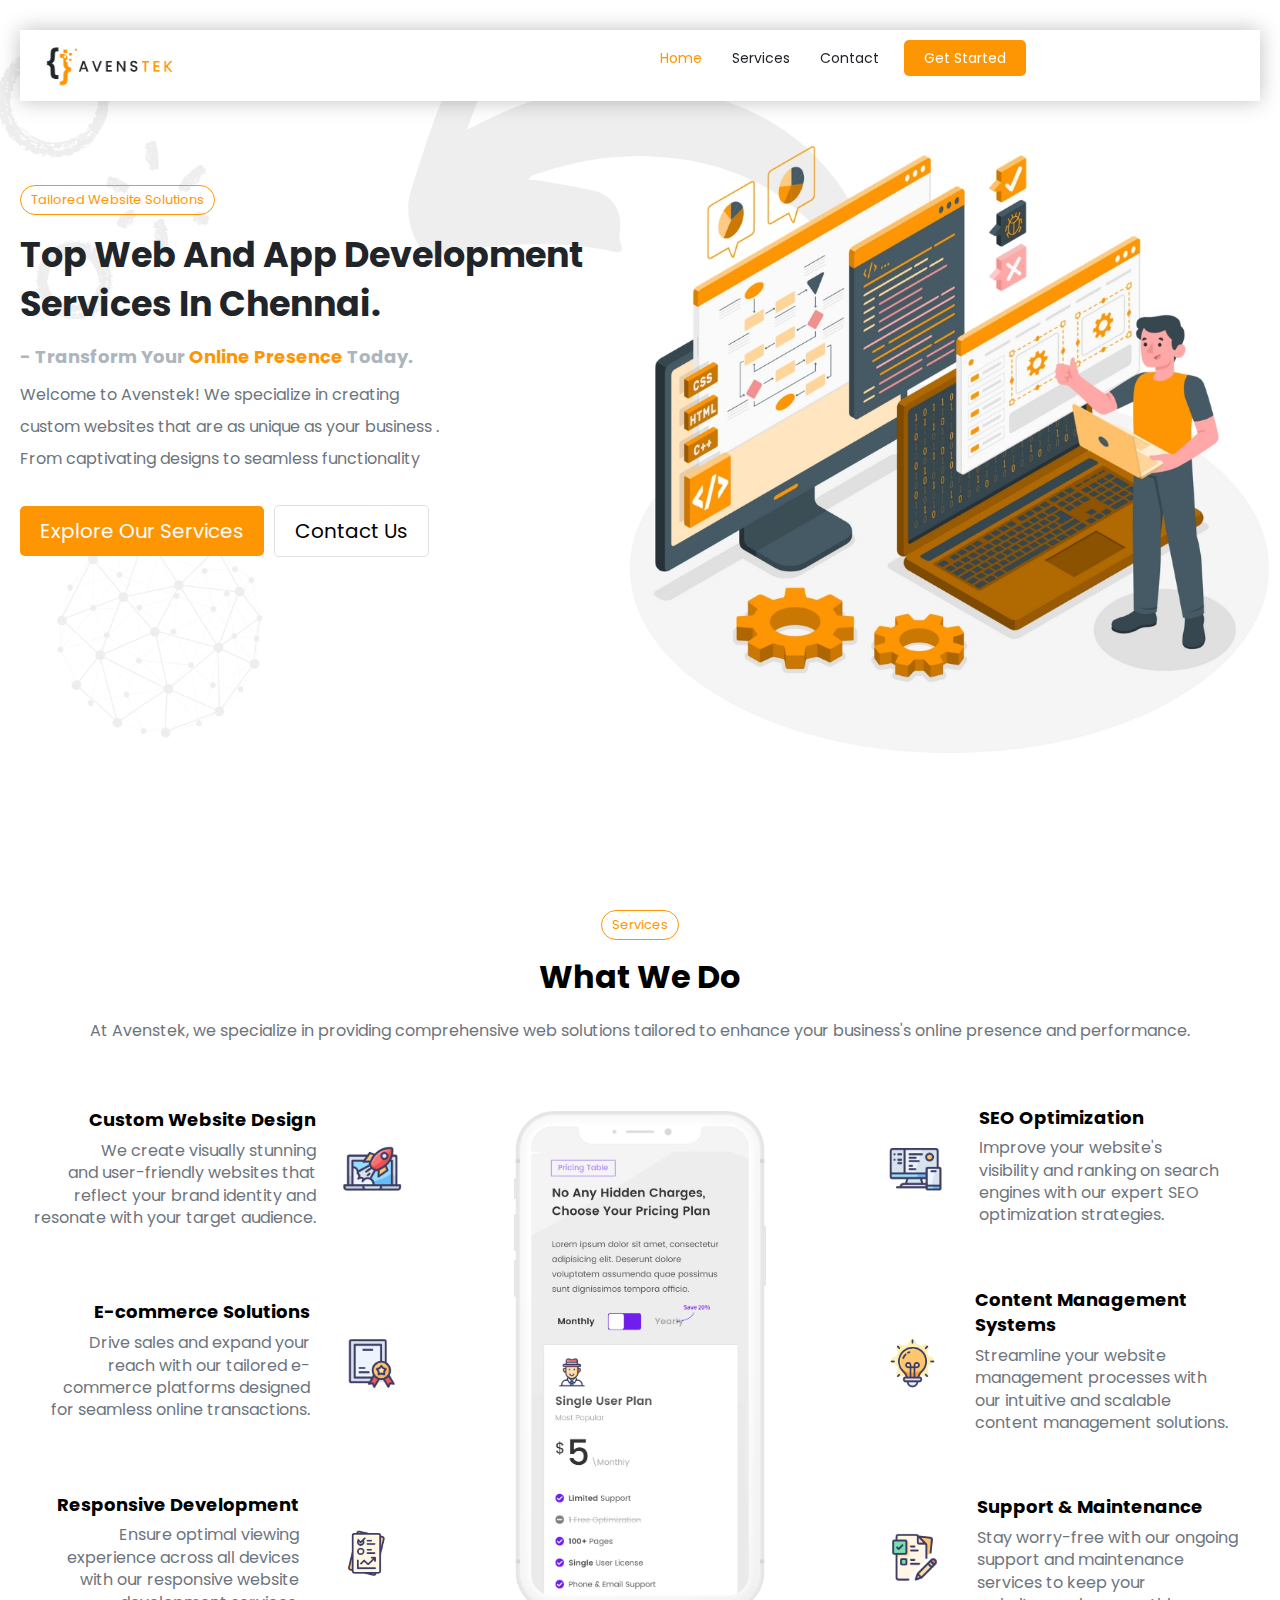
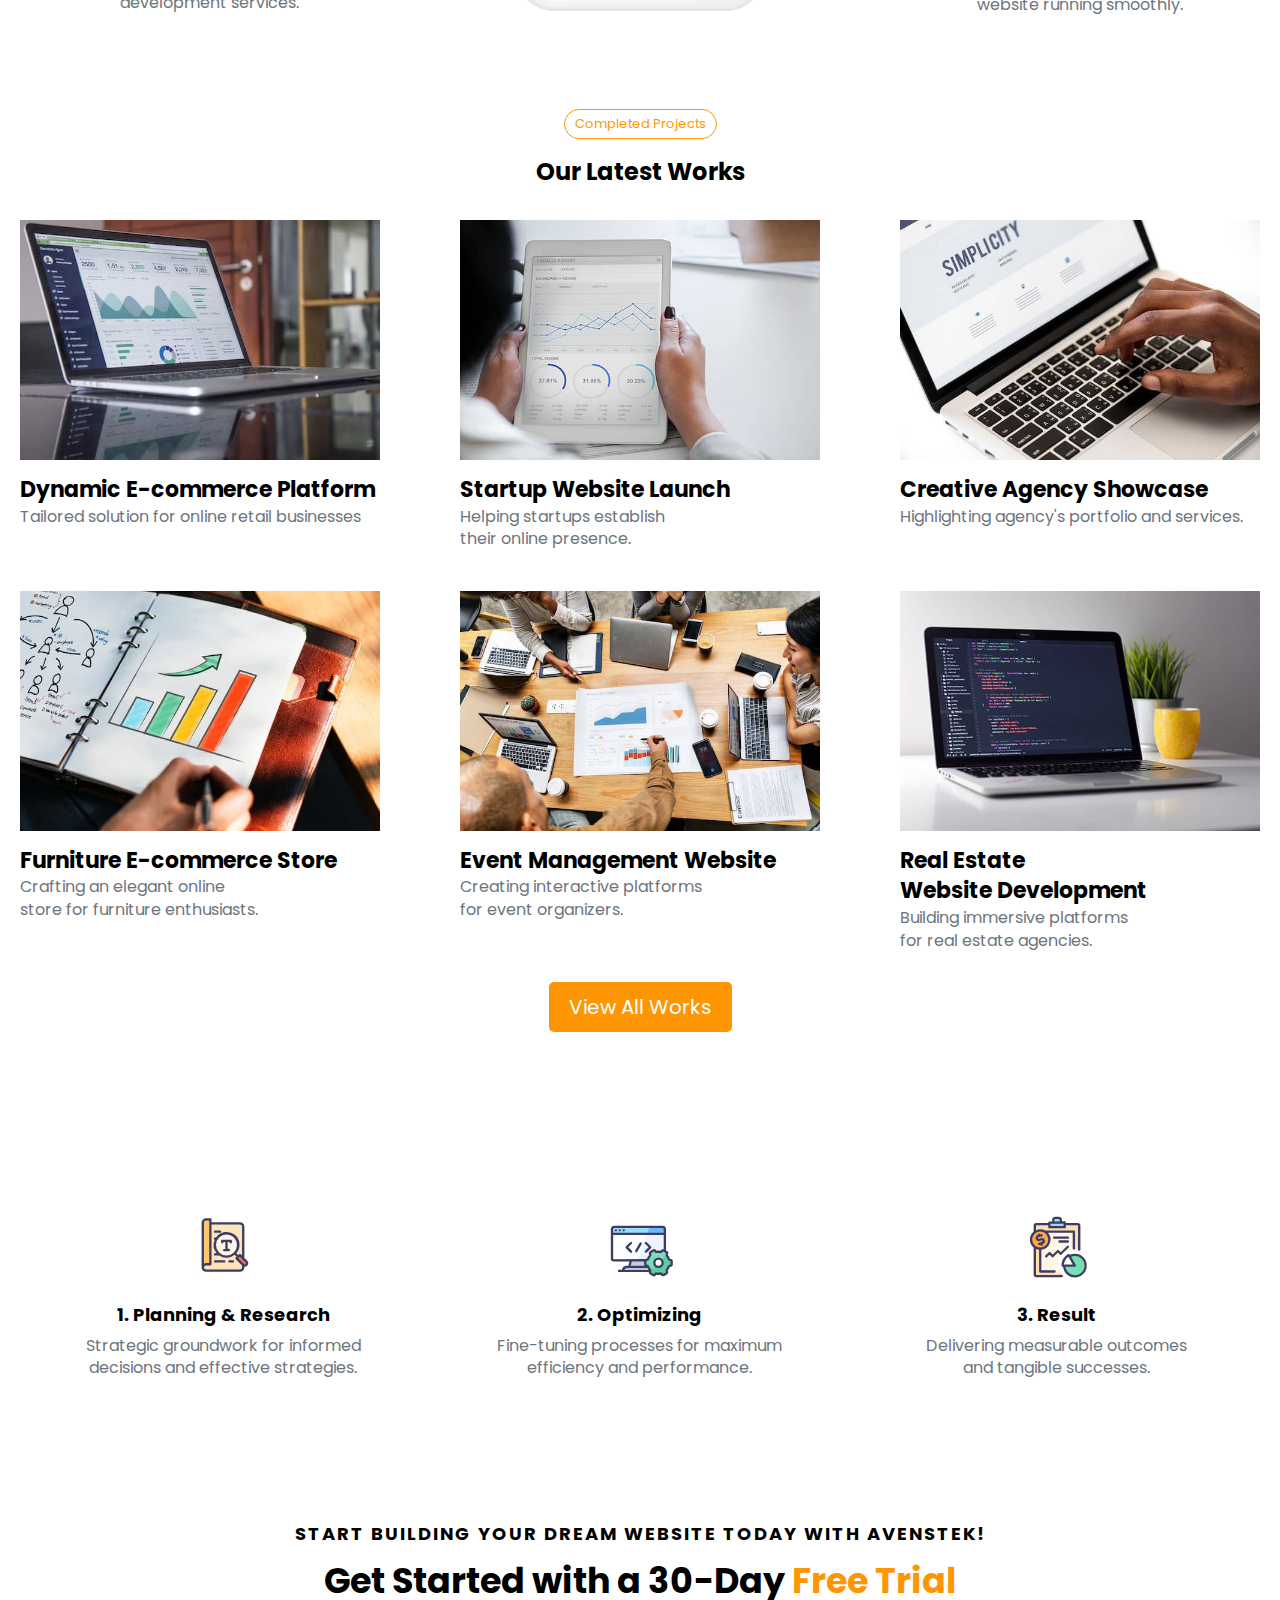
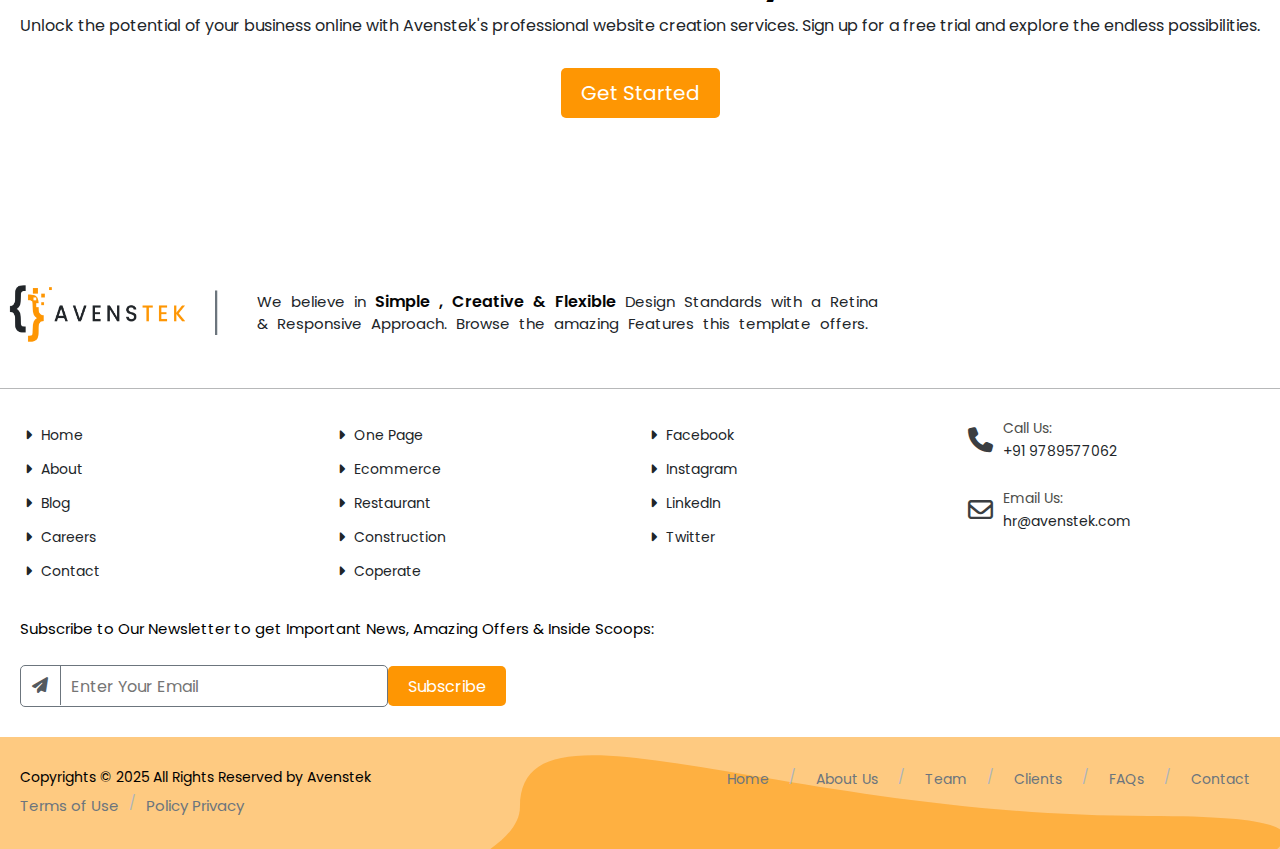
<file: index.html>
<!DOCTYPE html>
<html lang="en">

<head>
    <meta charset="UTF-8">
    <meta name="viewport" content="width=device-width, initial-scale=1.0">
    <!-- PROJECT TITLE -->
    <title>Top Web Development, App Development, and UI/UX Design in Chennai | Avenstek</title>
    <!-- FAVORITE ICON -->
    <link rel="shortcut icon" href="./assets/images/avenstek-favicon.png" type="image/x-icon">
    <!-- LINK CSS STYLE SHEET -->
    <link rel="stylesheet" href="./style.css">
    <!-- LINKING FONTAWESOME CDN -->
    <link rel="stylesheet" href="https://cdnjs.cloudflare.com/ajax/libs/font-awesome/6.7.2/css/all.min.css"
        integrity="sha512-Evv84Mr4kqVGRNSgIGL/F/aIDqQb7xQ2vcrdIwxfjThSH8CSR7PBEakCr51Ck+w+/U6swU2Im1vVX0SVk9ABhg=="
        crossorigin="anonymous" referrerpolicy="no-referrer" />
    <link rel="stylesheet" href="./nav.css">
    <link rel="stylesheet" href="./hero.css">
    <link rel="stylesheet" href="./service.css">
    <link rel="stylesheet" href="./latestwork.css">
    <link rel="stylesheet" href="./getstarted.css">
    <link rel="stylesheet" href="./contact.css">
    <link rel="stylesheet" href="./copyrights.css">
    <link rel="stylesheet" href="./responsive.css">

</head>

<body>
    <header> <!-- 1.parentContainer -->
        <nav class="navBar componentSpacing" id="home"><!--  2.component -->
            <div class="navContainer screenSize"><!-- 3.componentContainer -->
                <div class="navBody grid-2"><!-- 4.row -->
                    <div class="navLogoBlock"> <!-- 5. column 1 -->
                        <div class="navLogoBox dflex"><!-- 6.subColumn -->
                            <a href="#home">
                                <figure>
                                    <img src="./assets/images/avensteklogo.png" alt="logo-image">
                                    <!-- 7.contentContainer-->
                                </figure>
                            </a>
                        </div>
                    </div>
                    <div class="navBlock"> <!-- 5. column 2 -->
                        <div class="navBox"><!-- 6.subColumn -->
                            <input type="checkbox" id="menu-toggle" class="menu-toggle">
                            <label for="menu-toggle" class="hamburger">
                                <i class="fa-solid fa-bars"></i>
                            </label>
                            <ul class="nav-links dflex">
                                <li><a href="#home" id="color">Home</a></li> <!-- 7.contentContainer-->
                                <li><a href="#service">Services</a></li> <!-- 7.contentContainer-->
                                <li><a href="#contacts">Contact</a></li> <!-- 7.contentContainer-->
                                <li><button type="button" class="active"
                                        onclick="window.open('./contact.html','_blank');">Get
                                        Started</button></li> <!-- 7.contentContainer-->
                            </ul>
                        </div>
                    </div>
                </div>
            </div>
        </nav>

        <div class="herosection componentSpacing"><!--  2.component -->
            <div class="heroContainer screenSize"><!-- 3.componentContainer -->
                <div class="heroBody grid-1"><!-- 4.row -->
                    <div class="heroBlock"> <!-- 5. column 1 -->
                        <div class="heroBox"><!-- 6.subColumn -->
                            <div class="heroContent dflex-col">
                                <button type="button" class="primarybutton"
                                    onclick="window.open('./contact.html','_blank');">Tailored Website
                                    Solutions</button></li> <!-- 7.contentContainer-->
                                <!-- <a href="./index.html">Tailored Website Solutions</a> --><!-- 7.contentContainer-->
                                <h1>Top Web And App Development
                                    Services In Chennai.</h1> <!-- 7.contentContainer-->
                                <h3>- Transform Your <span> Online Presence </span> Today.</h3>
                                <!-- 7.contentContainer-->
                                <p>Welcome to Avenstek! We specialize in creating custom websites that are as unique as
                                    your business .</p>
                                <p class="heropara"> From captivating designs to seamless functionality</p>
                                <!-- 7.contentContainer-->
                            </div>
                            <div class="heroBtn dflex">
                                <button type="button" class="secondarybutton " onclick="window.open('#service','_self')">Explore
                                    Our Services</button> <!-- 7.contentContainer-->
                                <button type="button" class="contactBtn"
                                    onclick="window.open('#contacts','_self')">Contact Us</button>
                                <!-- 7.contentContainer-->
                            </div>
                        </div>
                    </div>
                </div>
            </div>
        </div>
    </header>

    <main> <!-- 1.parentContainer -->
        <div class="service componentSpacing" id="service"><!--  2.component -->
            <div class="serviceContainer screenSize"><!-- 3.componentContainer -->
                <div class="serviceHeadingBody grid-1"><!-- 4.row 1 -->
                    <div class="serviceHeadingBlock"> <!-- 5. column -->
                        <div class="serivceHeadingBox dflex-col"><!-- 6.subColumn -->
                            <button type="button" class="primarybutton"
                                    onclick="window.open('#contacts','_self')">Services</button>
                            <h2>What We Do</h2> <!-- 7.contentContainer-->
                            <p>At Avenstek, we specialize in providing
                                comprehensive web solutions tailored to enhance
                                your business's online presence and performance.
                            </p> <!-- 7.contentContainer-->
                        </div>
                    </div>
                </div>
                <div class="serviceBody grid-3"><!-- 4.row 2 -->
                    <div class="serviceBlock_1 dflex-col"> <!-- 5. column 1 -->
                        <div class="serviceBox_1 dflex"><!-- 6.subColumn 1 -->
                            <div class="cardMain">
                                <h3>Custom Website Design</h3> <!-- 7.contentContainer-->
                                <p>We create visually stunning and user-friendly websites that reflect your brand
                                    identity and resonate with your target audience.</p> <!-- 7.contentContainer-->
                            </div>
                            <div class="cardHeader dflex">
                                <figure>
                                    <img src="./assets/images/icon-1.png" alt="icon-1"> <!-- 7. contentContainer -->
                                </figure>
                            </div>
                        </div>
                        <div class="serviceBox_1 dflex"><!-- 6.subColumn 2 -->
                            <div class="cardMain">
                                <h3>E-commerce Solutions</h3> <!-- 7.contentContainer-->
                                <p>Drive sales and expand your reach with our tailored e-commerce platforms designed for
                                    seamless online transactions.</p> <!-- 7.contentContainer-->
                            </div>
                            <div class="cardHeader dflex">
                                <figure>
                                    <img src="./assets/images/icon-2.png" alt="icon-2"> <!-- 7.contentContainer-->
                                </figure>
                            </div>
                        </div>
                        <div class="serviceBox_1 dflex"><!-- 6.subColumn 3 -->
                            <div class="cardMain">
                                <h3>Responsive Development</h3> <!-- 7.contentContainer-->
                                <p>Ensure optimal viewing experience across all devices with our responsive website
                                    development services.</p> <!-- 7.contentContainer-->
                            </div>
                            <div class="cardHeader dflex">
                                <figure>
                                    <img src="./assets/images/icon-3.png" alt="icon-3"> <!-- 7.contentContainer-->
                                </figure>
                            </div>
                        </div>
                    </div>
                    <div class="serviceImageBlock dflex"> <!-- 5. column 2 -->
                        <div class="serviceImageBox"><!-- 6.subColumn -->
                            <figure>
                                <img src="./assets/images/seo-mobile.png" alt="seo-mobile"> <!-- 7.contentContainer-->
                            </figure>
                        </div>
                    </div>
                    <div class="serviceBlock_2 dflex-col"> <!-- 5. column 3 -->
                        <div class="serviceBox_2 dflex"><!-- 6.subColumn 1 -->
                            <div class="cardHeader dflex">
                                <figure>
                                    <img src="./assets/images/icon-4.png" alt="icon-4"> <!-- 7.contentContainer-->
                                </figure>
                            </div>
                            <div class="cardMain">
                                <h3>SEO Optimization</h3> <!-- 7.contentContainer-->
                                <p>Improve your website's visibility and ranking on search engines with our expert SEO
                                    optimization strategies.</p> <!-- 7.contentContainer-->
                            </div>
                        </div>
                        <div class="serviceBox_2 dflex"><!-- 6.subColumn 2 -->
                            <div class="cardHeader dflex">
                                <figure>
                                    <img src="./assets/images/icon-5.png" alt="icon-5"> <!-- 7.contentContainer-->
                                </figure>
                            </div>
                            <div class="cardMain">
                                <h3>Content Management Systems</h3> <!-- 7.contentContainer-->
                                <p>Streamline your website management processes with our intuitive and scalable content
                                    management solutions.</p> <!-- 7.contentContainer-->
                            </div>
                        </div>
                        <div class="serviceBox_2 dflex"><!-- 6.subColumn 3 -->
                            <div class="cardHeader dflex">
                                <figure>
                                    <img src="./assets/images/icon-6.png" alt="icon-6"> <!-- 7.contentContainer-->
                                </figure>
                            </div>
                            <div class="cardMain">
                                <h3>Support & Maintenance</h3> <!-- 7.contentContainer-->
                                <p>Stay worry-free with our ongoing support and maintenance services to keep your
                                    website running smoothly.</p> <!-- 7.contentContainer-->
                            </div>
                        </div>
                    </div>
                </div>
            </div>
        </div>
        <div class="latestWork componentSpacing"><!--  2.component -->
            <div class="latestWorkContainer screenSize"><!-- 3.componentContainer -->
                <div class="latestHeadingBody grid-1"><!-- 4.row 1 -->
                    <div class="latestheadingBlock"> <!-- 5. column -->
                        <div class="latestHeadingBox dflex-col"><!-- 6.subColumn -->
                            <button type="button" class="primarybutton"
                                    onclick="window.open('#contacts','_self')">Completed Projects</button>
                                    <h2>Our Latest Works</h2>
                        </div>
                    </div>
                </div>
                <div class="latestWorkBody grid-3"><!-- 4.row 2 -->
                    <div class="latestWorkBlock"> <!-- 5. column 1 -->
                        <div class="latestWorkBox"><!-- 6.subColumn -->
                            <div class="cardHeader dflex">
                                <a href="#home">
                                    <figure>
                                        <img src="./assets/images/work-img-1.jpg.jpeg" alt="work-img-1">
                                        <!-- 7.contentContainer-->
                                    </figure>
                                </a>
                            </div>
                            <div class="cardMain dflex-col">
                                <a href="">
                                    <h3>Dynamic E-commerce Platform</h3> <!-- 7.contentContainer-->
                                </a>
                                <p>Tailored solution for online retail businesses</p> <!-- 7.contentContainer-->
                            </div>
                        </div>
                    </div>
                    <div class="latestWorkBlock"> <!-- 5. column 2 -->
                        <div class="latestWorkBox"><!-- 6.subColumn -->
                            <div class="cardHeader dflex">
                                <a href="#home">
                                    <figure>
                                        <img src="./assets/images/work-img-2.jpg.jpeg" alt="work-img-2">
                                        <!-- 7.contentContainer-->
                                    </figure>
                                </a>
                            </div>
                            <div class="cardMain dflex-col">
                                <a href="">
                                    <h3>Startup Website Launch</h3> <!-- 7.contentContainer-->
                                </a>
                                <p>Helping startups establish their online presence.</p> <!-- 7.contentContainer-->
                            </div>
                        </div>
                    </div>
                    <div class="latestWorkBlock"> <!-- 5. column 3 -->
                        <div class="latestWorkBox"><!-- 6.subColumn -->
                            <div class="cardHeader dflex">
                                <a href="#home">
                                    <figure>
                                        <img src="./assets/images/work-img-3.jpg.jpeg" alt="work-img-3">
                                        <!-- 7.contentContainer-->
                                    </figure>
                                </a>
                            </div>
                            <div class="cardMain dflex-col">
                                <a href="">
                                    <h3>Creative Agency Showcase</h3> <!-- 7.contentContainer-->
                                </a>
                                <p>Highlighting agency's portfolio and services.</p> <!-- 7.contentContainer-->
                            </div>
                        </div>
                    </div>
                    <div class="latestWorkBlock"> <!-- 5. column 4 -->
                        <div class="latestWorkBox"><!-- 6.subColumn -->
                            <div class="cardHeader dflex">
                                <a href="#home">
                                    <figure>
                                        <img src="./assets/images/work-img-4.jpg.jpeg" alt="work-img-4">
                                        <!-- 7.contentContainer-->
                                    </figure>
                                </a>
                            </div>
                            <div class="cardMain dflex-col">
                                <a href="">
                                    <h3>Furniture E-commerce Store</h3> <!-- 7.contentContainer-->
                                </a>
                                <p>Crafting an elegant online store for furniture enthusiasts.</p>
                                <!-- 7.contentContainer-->
                            </div>
                        </div>
                    </div>
                    <div class="latestWorkBlock"> <!-- 5. column 5 -->
                        <div class="latestWorkBox"><!-- 6.subColumn -->
                            <div class="cardHeader dflex">
                                <a href="#home">
                                    <figure>
                                        <img src="./assets/images/work-img-5.jpg.jpeg" alt="work-img-5">
                                        <!-- 7.contentContainer-->
                                    </figure>
                                </a>
                            </div>
                            <div class="cardMain dflex-col">
                                <a href="">
                                    <h3>Event Management Website</h3> <!-- 7.contentContainer-->
                                </a>
                                <p>Creating interactive platforms for event organizers.</p> <!-- 7.contentContainer-->
                            </div>
                        </div>
                    </div>
                    <div class="latestWorkBlock"> <!-- 5. column 6 -->
                        <div class="latestWorkBox"><!-- 6.subColumn -->
                            <div class="cardHeader dflex">
                                <a href="#home">
                                    <figure>
                                        <img src="./assets/images/work-img-6.jpg.jpeg" alt="work-img-6">
                                        <!-- 7.contentContainer-->
                                    </figure>
                                </a>
                            </div>
                            <div class="cardMain dflex-col">
                                <a href="">
                                    <h3>Real Estate Website Development</h3> <!-- 7.contentContainer-->
                                </a>
                                <p>Building immersive platforms for real estate agencies.</p> <!-- 7.contentContainer-->
                            </div>
                        </div>
                    </div>
                </div>
                <div class="latestBtnBody grid-1"><!-- 4.row 3 -->
                    <div class="latestbtnBlock dflex"> <!-- 5. column -->
                        <div class="latestBtnBox"><!-- 6.subColumn -->
                            <button type="button" class="secondarybutton" onclick="window.open('#home','_self');">View All
                                Works</button>
                            <!-- 7.contentContainer-->
                        </div>
                    </div>
                </div>
            </div>
        </div>
        <div class="getStarted componentSpacing"><!--  2.component -->
            <div class="getStartedContainer screenSize"><!-- 3.componentContainer -->
                <div class="planningbody grid-3"><!-- 4.row 1 -->
                    <div class="plainningBlock"> <!-- 5. column 1 -->
                        <div class="planningBox dflex-col"><!-- 6.subColumn -->
                            <div class="cardHeader">
                                <figure>
                                    <img src="./assets/images/research.svg" alt=""> <!-- 7.contentContainer-->
                                </figure>
                            </div>
                            <div class="cardMain">
                                <h4>1. Planning & Research</h4> <!-- 7.contentContainer-->
                                <p>Strategic groundwork for informed decisions and effective strategies.</p>
                                <!-- 7.contentContainer-->
                            </div>
                        </div>
                    </div>
                    <div class="plainningBlock"> <!-- 5. column 2 -->
                        <div class="planningBox dflex-col"><!-- 6.subColumn -->
                            <div class="cardHeader">
                                <figure>
                                    <img src="./assets/images/optimizing.svg" alt=""> <!-- 7.contentContainer-->
                                </figure>
                            </div>
                            <div class="cardMain">
                                <h4>2. Optimizing</h4> <!-- 7.contentContainer-->
                                <p>Fine-tuning processes for maximum efficiency and performance.</p>
                                <!-- 7.contentContainer-->
                            </div>
                        </div>
                    </div>
                    <div class="plainningBlock"> <!-- 5. column 3 -->
                        <div class="planningBox dflex-col"><!-- 6.subColumn -->
                            <div class="cardHeader">
                                <figure>
                                    <img src="./assets/images/result.svg" alt=""> <!-- 7.contentContainer-->
                                </figure>
                            </div>
                            <div class="cardMain">
                                <h4>3. Result</h4> <!-- 7.contentContainer-->
                                <p>Delivering measurable outcomes and tangible successes.</p> <!-- 7.contentContainer-->
                            </div>
                        </div>
                    </div>
                </div>
                <div class="getStartedBody grid-1"><!-- 4.row 2 -->
                    <div class="getStartedBlock"> <!-- 5. column -->
                        <div class="getStartedBox dflex-col"><!-- 6.subColumn -->
                            <h3>Start Building Your Dream Website Today with Avenstek!</h3> <!-- 7.contentContainer-->
                            <h2>Get Started with a 30-Day <span>Free Trial</span></h2> <!-- 7.contentContainer-->
                            <p>Unlock the potential of your business online with Avenstek's professional website
                                creation services. Sign up for a free trial and explore the endless possibilities.</p>
                            <!-- 7.contentContainer-->
                            <button type="button" class="secondarybutton" onclick="window.open('./contact','_self')">Get
                                Started</button>
                            <!-- 7.contentContainer-->
                        </div>
                    </div>
                </div>
            </div>
        </div>
    </main>

    <footer> <!-- 1.parentContainer -->
        <div class="contacts componentSpacing" id="contacts"><!--  2.component -->
            <div class="contactsContainer screenSize"><!-- 3.componentContainer -->
                <div class="avenstekBody grid-1"><!-- 4.row 1 -->
                    <div class="avenstekBlock dflex"> <!-- 5. column -->
                        <div class="imageLogoBox"><!-- 6.subColumn 1 -->
                            <a href="#home">
                                <figure>
                                    <img src="./assets/images/avensteklogo.png" alt="logo-image">
                                    <!-- 7.contentContainer-->
                                </figure>
                            </a>
                        </div>
                        <div class="slash">
                            <div class="slashBox">
                                <p>|</p>
                            </div>
                        </div>
                        <div class="logoContentBox"><!-- 6.subColumn 2 -->
                            <!-- <p><span>|</span></p> -->
                            <p>We believe in <span>Simple , Creative & Flexible</span> Design Standards with a Retina & Responsive
                                Approach. Browse the amazing Features this template offers.</p>
                            <!-- 7.contentContainer-->
                        </div>
                    </div>
                </div>
                <div class="hr_line grid-1">
                    <div class="hr_lineBox"></div>
                </div>
                <div class="contactsBody grid-4"><!-- 4.row 2 -->
                    <div class="quicklinksBlock dflex"> <!-- 5. column -->
                        <div class="quickLinksBox"><!-- 6.subColumn -->
                            <ul>
                                <li><i class="fa-solid fa-caret-right"></i>
                                    <a href="#home">Home</a>
                                </li> <!-- 7.contentContainer-->
                                <li><i class="fa-solid fa-caret-right"></i>
                                    <a href="#about">About</a>
                                </li> <!-- 7.contentContainer-->
                                <li><i class="fa-solid fa-caret-right"></i>
                                    <a href="#blog">Blog</a>
                                </li> <!-- 7.contentContainer-->
                                <li><i class="fa-solid fa-caret-right"></i>
                                    <a href="#careers">Careers</a>
                                </li> <!-- 7.contentContainer-->
                                <li><i class="fa-solid fa-caret-right"></i>
                                    <a href="#contact">Contact</a>
                                </li> <!-- 7.contentContainer-->
                            </ul>
                        </div>
                    </div>
                    <div class="quicklinksBlock dflex"> <!-- 5. column -->
                        <div class="quickLinksBox"><!-- 6.subColumn -->
                            <ul>
                                <li><i class="fa-solid fa-caret-right"></i>
                                    <a href="#onepage">One Page</a>
                                </li> <!-- 7.contentContainer-->
                                <li><i class="fa-solid fa-caret-right"></i>
                                    <a href="#ecommerce">Ecommerce</a>
                                </li> <!-- 7.contentContainer-->
                                <li><i class="fa-solid fa-caret-right"></i>
                                    <a href="restaurant">Restaurant</a>
                                </li> <!-- 7.contentContainer-->
                                <li><i class="fa-solid fa-caret-right"></i>
                                    <a href="#construction">Construction</a>
                                </li> <!-- 7.contentContainer-->
                                <li><i class="fa-solid fa-caret-right"></i>
                                    <a href="#coperate">Coperate</a>
                                </li> <!-- 7.contentContainer-->
                            </ul>
                        </div>
                    </div>
                    <div class="quicklinksBlock dflex"> <!-- 5. column -->
                        <div class="quickLinksBox"><!-- 6.subColumn -->
                            <ul>
                                <li><i class="fa-solid fa-caret-right"></i>
                                    <a href="#facebook">facebook</a>
                                </li> <!-- 7.contentContainer-->
                                <li><i class="fa-solid fa-caret-right"></i>
                                    <a href="#instagram">instagram</a>
                                </li> <!-- 7.contentContainer-->
                                <li><i class="fa-solid fa-caret-right"></i>
                                    <a href="#linkedin">LinkedIn</a>
                                </li> <!-- 7.contentContainer-->
                                <li><i class="fa-solid fa-caret-right"></i>
                                    <a href="#twitter">Twitter</a>
                                </li> <!-- 7.contentContainer-->
                            </ul>
                        </div>
                    </div>
                    <div class="contactsBlock dflex-col"> <!-- 5. column -->
                        <div class="callusBox dflex"><!-- 6.subColumn -->
                            <div>
                                <i class="fa-solid fa-phone"></i> <!-- 7.contentContainer-->
                            </div>
                            <div>
                                <h4>Call Us:</h4> <!-- 7.contentContainer-->
                                <a href="tel:+91 9789577062">+91 9789577062</a> <!-- 7.contentContainer-->
                            </div>
                        </div>
                        <div class="emailBox dflex"><!-- 6.subColumn -->
                            <div>
                                <i class="fa-regular fa-envelope"></i> <!-- 7.contentContainer-->
                            </div>
                            <div>
                                <h4>Email Us:</h4> <!-- 7.contentContainer-->
                                <a href="mailto:hr@avenstek.com">hr@avenstek.com</a> <!-- 7.contentContainer-->
                            </div>
                        </div>
                    </div>
                </div>
                <div class="subscriptionBody grid-1"><!-- 4.row 3 -->
                    <div class="subscriptionBlock dflex"> <!-- 5. column -->
                        <div class="subscriptionBox"><!-- 6.subColumn -->
                            <p>Subscribe to Our Newsletter to get Important News, Amazing Offers & Inside Scoops:</p>
                            <!-- 7.contentContainer -->
                            <form action="#" class="subBox dflex" method="post"><!-- 7.contentContainer -->
                                <div class="formGroup">
                                    <i class="fa-solid fa-paper-plane"></i>
                                    <input type="email" id="email" name="email" placeholder="Enter Your Email" required>
                                </div>
                                <div class="formGroup btn">
                                    <button type="submit">Subscribe</button>
                                </div>
                            </form>
                        </div>
                    </div>
                </div>
            </div>
        </div>

        <div class="copyrights componentSpacing">
            <div class="copyrightsContainer screenSize">
                <div class="copyrightsBody grid-2"><!-- 4.row -->
                    <div class="copyrightsBlock"> <!-- 5. column 1 -->
                        <div class="copyrightsBox dflex-col"><!-- 6.subColumn -->
                            <p>Copyrights &copy; 2025 All Rights Reserved by Avenstek</p><!-- 7.contentContainer -->
                            <ul class="dflex">
                                <li><a href="#">Terms of Use</a></li><!-- 7.contentContainer -->
                                <li><p>/</p></li>
                                <li><a href="#">Policy Privacy</a></li><!-- 7.contentContainer -->
                            </ul>
                        </div>
                    </div>
                    <div class="linksBlock"> <!-- 5. column 2 -->
                        <div class="linksBox dflex"><!-- 6.subColumn -->
                            <ul class="dflex">
                                <li><a href="">Home</a></li><!-- 7.contentContainer -->
                                <li><p>/</p></li>
                                <li><a href="">About Us</a></li><!-- 7.contentContainer -->
                                <li><p>/</p></li>
                                <li><a href="">Team</a></li><!-- 7.contentContainer -->
                                <li><p>/</p></li>
                                <li><a href="">Clients</a></li><!-- 7.contentContainer -->
                                <li><p>/</p></li>
                                <li><a href="">FAQs</a></li><!-- 7.contentContainer -->
                                <li><p>/</p></li>
                                <li><a href="">Contact</a></li><!-- 7.contentContainer -->
                            </ul>
                        </div>
                    </div>
                </div>
            </div>
        </div>
    </footer>
</body>

</html>
</file>
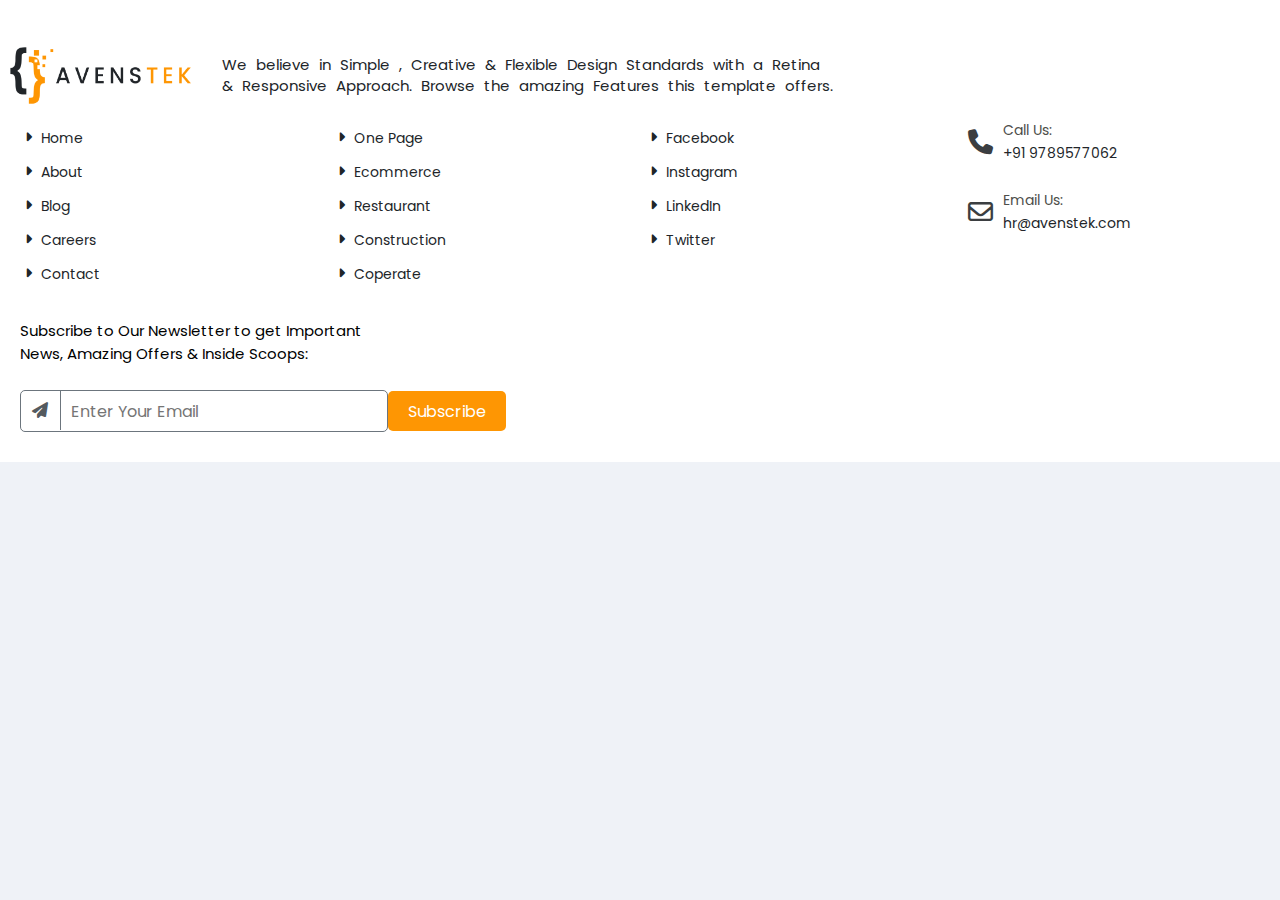
<file: contacts.html>
<!DOCTYPE html>
<html lang="en">

<head>
    <meta charset="UTF-8">
    <meta name="viewport" content="width=device-width, initial-scale=1.0">
    <!-- PROJECT TITLE -->
    <title>Top Web Development, App Development, and UI/UX Design in Chennai | Avenstek</title>
    <!-- FAVORITE ICON -->
    <link rel="shortcut icon" href="./assets/images/avenstek-favicon.png" type="image/x-icon">
    <!-- LINK CSS STYLE SHEET -->
    <link rel="stylesheet" href="./style.css">
    <!-- LINKING FONTAWESOME CDN -->
    <link rel="stylesheet" href="https://cdnjs.cloudflare.com/ajax/libs/font-awesome/6.7.2/css/all.min.css"
        integrity="sha512-Evv84Mr4kqVGRNSgIGL/F/aIDqQb7xQ2vcrdIwxfjThSH8CSR7PBEakCr51Ck+w+/U6swU2Im1vVX0SVk9ABhg=="
        crossorigin="anonymous" referrerpolicy="no-referrer" />
    <link rel="stylesheet" href="./contact.css">
</head>

<body>
    <footer> <!-- 1.parentContainer -->
        <div class="contacts componentSpacing" id="contacts"><!--  2.component -->
            <div class="contactsContainer screenSize"><!-- 3.componentContainer -->
                <div class="avenstekBody grid-1"><!-- 4.row 1 -->
                    <div class="avenstekBlock dflex"> <!-- 5. column -->
                        <div class="imageLogoBox"><!-- 6.subColumn 1 -->
                            <a href="#home">
                                <figure>
                                    <img src="./assets/images/avensteklogo.png" alt="logo-image">
                                    <!-- 7.contentContainer-->
                                </figure>
                            </a>
                        </div>
                        <div class="logoContentBox"><!-- 6.subColumn 2 -->
                            <p>We believe in Simple , Creative & Flexible Design Standards with a Retina & Responsive
                                Approach. Browse the amazing Features this template offers.</p>
                            <!-- 7.contentContainer-->
                        </div>
                    </div>
                </div>
                <div class="contactsBody grid-4"><!-- 4.row 2 -->
                    <div class="quicklinksBlock dflex"> <!-- 5. column -->
                        <div class="quickLinksBox"><!-- 6.subColumn -->
                            <ul>
                                <li><i class="fa-solid fa-caret-right"></i>
                                    <a href="#home">Home</a>
                                </li> <!-- 7.contentContainer-->
                                <li><i class="fa-solid fa-caret-right"></i>
                                    <a href="#about">About</a>
                                </li> <!-- 7.contentContainer-->
                                <li><i class="fa-solid fa-caret-right"></i>
                                    <a href="#blog">Blog</a>
                                </li> <!-- 7.contentContainer-->
                                <li><i class="fa-solid fa-caret-right"></i>
                                    <a href="#careers">Careers</a>
                                </li> <!-- 7.contentContainer-->
                                <li><i class="fa-solid fa-caret-right"></i>
                                    <a href="#contact">Contact</a>
                                </li> <!-- 7.contentContainer-->
                            </ul>
                        </div>
                    </div>
                    <div class="quicklinksBlock dflex"> <!-- 5. column -->
                        <div class="quickLinksBox"><!-- 6.subColumn -->
                            <ul>
                                <li><i class="fa-solid fa-caret-right"></i>
                                    <a href="#onepage">One Page</a>
                                </li> <!-- 7.contentContainer-->
                                <li><i class="fa-solid fa-caret-right"></i>
                                    <a href="#ecommerce">Ecommerce</a>
                                </li> <!-- 7.contentContainer-->
                                <li><i class="fa-solid fa-caret-right"></i>
                                    <a href="restaurant">Restaurant</a>
                                </li> <!-- 7.contentContainer-->
                                <li><i class="fa-solid fa-caret-right"></i>
                                    <a href="#construction">Construction</a>
                                </li> <!-- 7.contentContainer-->
                                <li><i class="fa-solid fa-caret-right"></i>
                                    <a href="#coperate">Coperate</a>
                                </li> <!-- 7.contentContainer-->
                            </ul>
                        </div>
                    </div>
                    <div class="quicklinksBlock dflex"> <!-- 5. column -->
                        <div class="quickLinksBox"><!-- 6.subColumn -->
                            <ul>
                                <li><i class="fa-solid fa-caret-right"></i>
                                    <a href="#facebook">facebook</a>
                                </li> <!-- 7.contentContainer-->
                                <li><i class="fa-solid fa-caret-right"></i>
                                    <a href="#instagram">instagram</a>
                                </li> <!-- 7.contentContainer-->
                                <li><i class="fa-solid fa-caret-right"></i>
                                    <a href="#linkedin">LinkedIn</a>
                                </li> <!-- 7.contentContainer-->
                                <li><i class="fa-solid fa-caret-right"></i>
                                    <a href="#twitter">Twitter</a>
                                </li> <!-- 7.contentContainer-->
                            </ul>
                        </div>
                    </div>
                    <div class="contactsBlock dflex-col"> <!-- 5. column -->
                        <div class="callusBox dflex"><!-- 6.subColumn -->
                            <div>
                                <i class="fa-solid fa-phone"></i> <!-- 7.contentContainer-->
                            </div>
                            <div>
                                <h4>Call Us:</h4> <!-- 7.contentContainer-->
                                <a href="tel:+91 9789577062">+91 9789577062</a> <!-- 7.contentContainer-->
                            </div>
                        </div>
                        <div class="emailBox dflex"><!-- 6.subColumn -->
                            <div>
                                <i class="fa-regular fa-envelope"></i> <!-- 7.contentContainer-->
                            </div>
                            <div>
                                <h4>Email Us:</h4> <!-- 7.contentContainer-->
                                <a href="mailto:hr@avenstek.com">hr@avenstek.com</a> <!-- 7.contentContainer-->
                            </div>
                        </div>
                    </div>
                </div>
                <div class="subscriptionBody grid-2"><!-- 4.row 3 -->
                    <div class="subscriptionBlock dflex"> <!-- 5. column -->
                        <div class="subscriptionBox"><!-- 6.subColumn -->
                            <p>Subscribe to Our Newsletter to get Important News, Amazing Offers & Inside Scoops:</p>
                            <!-- 7.contentContainer -->
                            <form action="#" class="dflex" method="post"><!-- 7.contentContainer -->
                                <div class="formGroup">
                                    <i class="fa-solid fa-paper-plane"></i>
                                    <input type="email" id="email" name="email" placeholder="Enter Your Email" required>
                                </div>
                                <div class="formGroup btn">
                                    <button type="submit">Subscribe</button>
                                </div>
                            </form>
                        </div>
                    </div>
                </div>
            </div>
        </div>
    </footer>
</body>

</html>
</file>
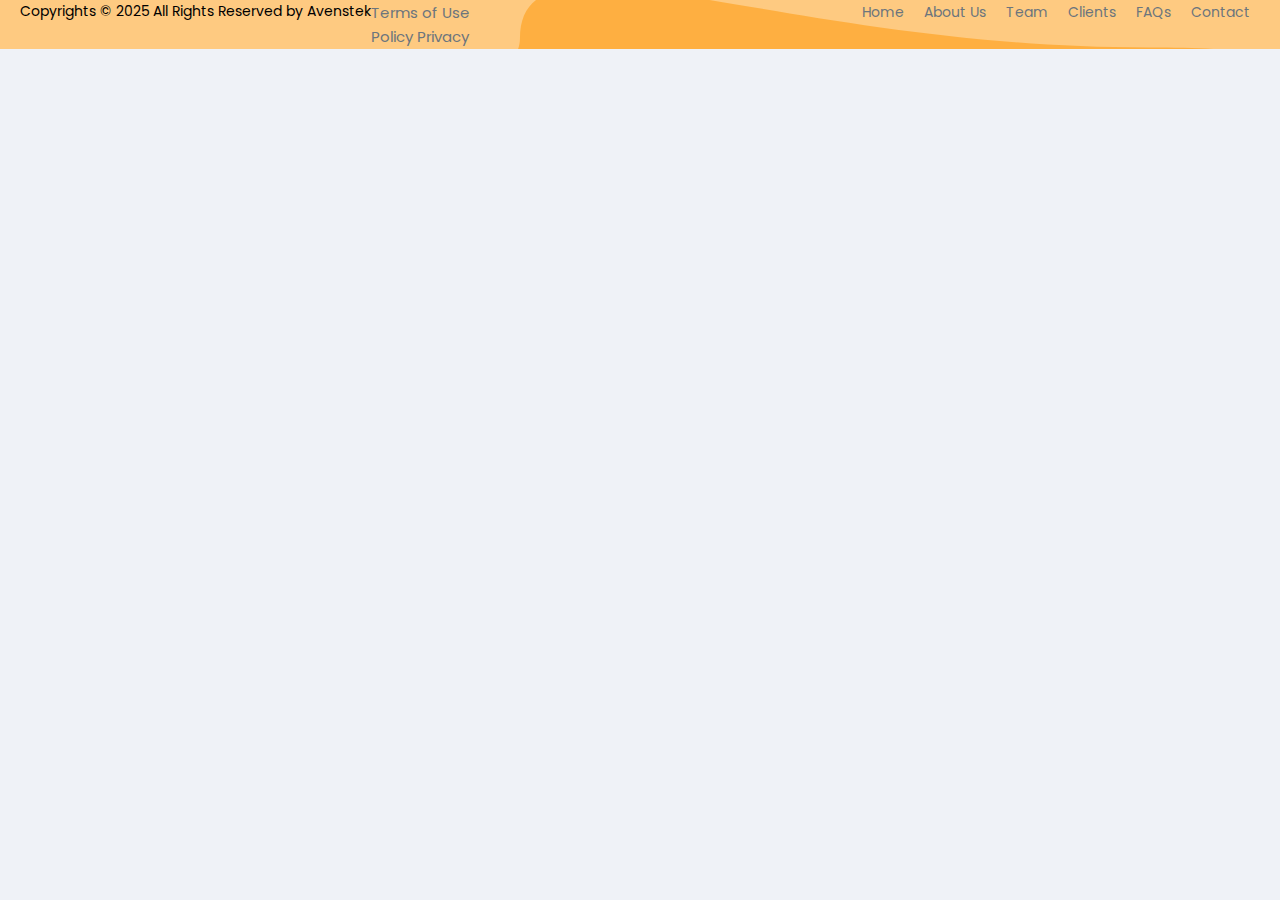
<file: copyrights.html>
<!DOCTYPE html>
<html lang="en">

<head>
    <meta charset="UTF-8">
    <meta name="viewport" content="width=device-width, initial-scale=1.0">
    <!-- PROJECT TITLE -->
    <title>Top Web Development, App Development, and UI/UX Design in Chennai | Avenstek</title>
    <!-- FAVORITE ICON -->
    <link rel="shortcut icon" href="./assets/images/avenstek-favicon.png" type="image/x-icon">
    <!-- LINK CSS STYLE SHEET -->
    <link rel="stylesheet" href="./style.css">
    <!-- LINKING FONTAWESOME CDN -->
    <link rel="stylesheet" href="https://cdnjs.cloudflare.com/ajax/libs/font-awesome/6.7.2/css/all.min.css"
        integrity="sha512-Evv84Mr4kqVGRNSgIGL/F/aIDqQb7xQ2vcrdIwxfjThSH8CSR7PBEakCr51Ck+w+/U6swU2Im1vVX0SVk9ABhg=="
        crossorigin="anonymous" referrerpolicy="no-referrer" />
    <link rel="stylesheet" href="./copyrights.css">
</head>

<body>
    <footer> <!-- 1.parentContainer -->
        <div class="copyrights">
            <div class="copyrightsContainer">
                <div class="copyrightsBody grid-2"><!-- 4.row -->
                    <div class="copyrightsBlock dflex"> <!-- 5. column 1 -->
                        <div class="copyrightsBox"><!-- 6.subColumn -->
                            <p>Copyrights &copy; 2025 All Rights Reserved by Avenstek</p><!-- 7.contentContainer -->
                            <ul style="list-style-type: none;">
                                <li><a href="#">Terms of Use</a></li><!-- 7.contentContainer -->
                                <li><a href="#">Policy Privacy</a></li><!-- 7.contentContainer -->
                            </ul>
                        </div>
                    </div>
                    <div class="linksBlock dflex"> <!-- 5. column 2 -->
                        <div class="linksBox"><!-- 6.subColumn -->
                            <ul style="list-style-type: none;">
                                <li><a href="">Home</a></li><!-- 7.contentContainer -->
                                <li><a href="">About Us</a></li><!-- 7.contentContainer -->
                                <li><a href="">Team</a></li><!-- 7.contentContainer -->
                                <li><a href="">Clients</a></li><!-- 7.contentContainer -->
                                <li><a href="">FAQs</a></li><!-- 7.contentContainer -->
                                <li><a href="">Contact</a></li><!-- 7.contentContainer -->
                            </ul>
                        </div>
                    </div>
                </div>
            </div>
        </div>
    </footer>
</body>

</html>
</file>
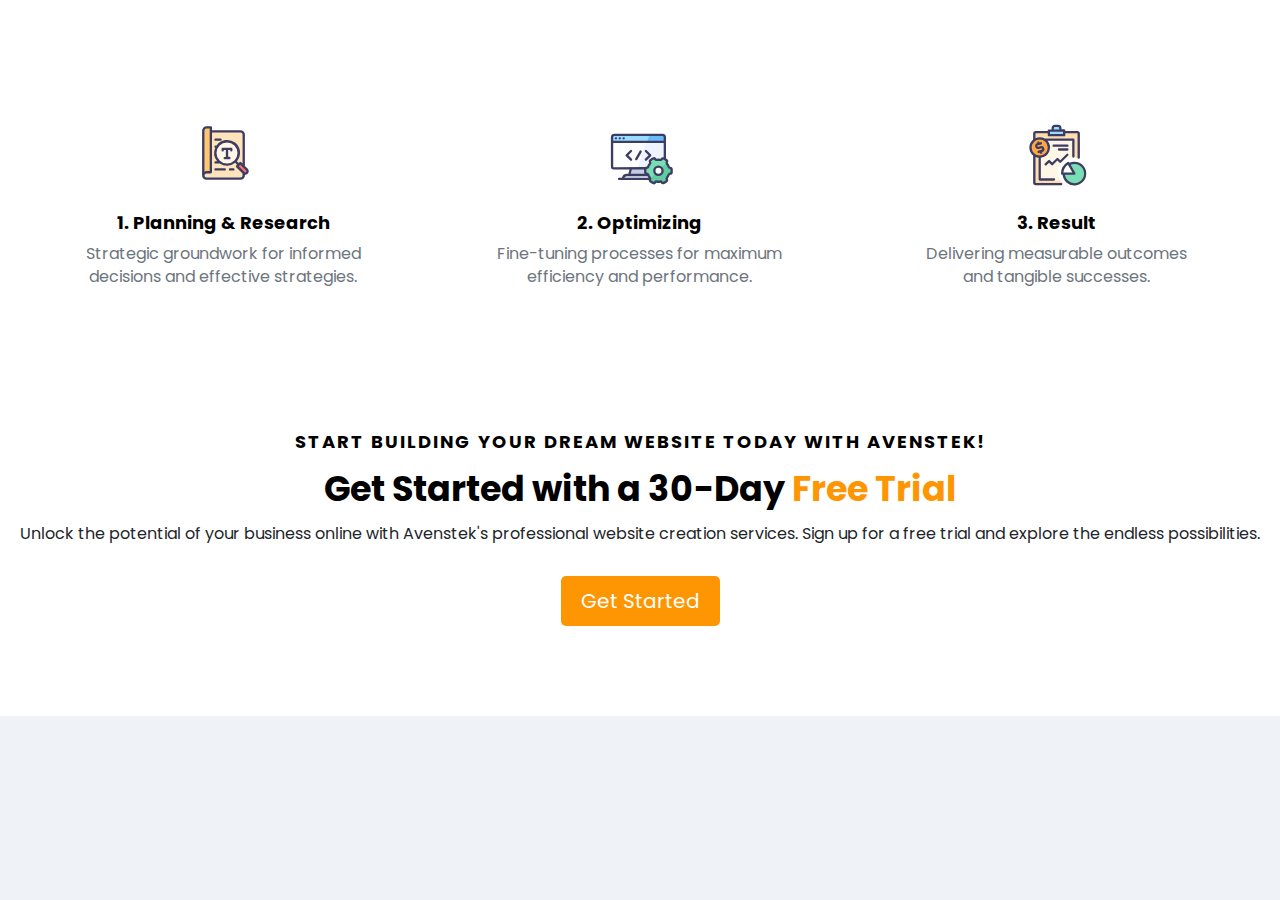
<file: getstarteed.html>
<!DOCTYPE html>
<html lang="en">

<head>
    <meta charset="UTF-8">
    <meta name="viewport" content="width=device-width, initial-scale=1.0">
    <!-- PROJECT TITLE -->
    <title>Top Web Development, App Development, and UI/UX Design in Chennai | Avenstek</title>
    <!-- FAVORITE ICON -->
    <link rel="shortcut icon" href="./assets/images/avenstek-favicon.png" type="image/x-icon">
    <!-- LINK CSS STYLE SHEET -->
    <link rel="stylesheet" href="./style.css">
    <!-- LINKING FONTAWESOME CDN -->
    <link rel="stylesheet" href="https://cdnjs.cloudflare.com/ajax/libs/font-awesome/6.7.2/css/all.min.css"
        integrity="sha512-Evv84Mr4kqVGRNSgIGL/F/aIDqQb7xQ2vcrdIwxfjThSH8CSR7PBEakCr51Ck+w+/U6swU2Im1vVX0SVk9ABhg=="
        crossorigin="anonymous" referrerpolicy="no-referrer" />
    <link rel="stylesheet" href="./getstarted.css">

</head>

<body>
    <main>
        <div class="getStarted"><!--  2.component -->
            <div class="getStartedContainer screenSize"><!-- 3.componentContainer -->
                <div class="planningbody grid-3"><!-- 4.row 1 -->
                    <div class="plainningBlock dflex-col"> <!-- 5. column 1 -->
                        <div class="planningBox"><!-- 6.subColumn -->
                            <div class="cardHeader">
                                <figure>
                                    <img src="./assets/images/research.svg" alt=""> <!-- 7.contentContainer-->
                                </figure>
                            </div>
                            <div class="cardMain">
                                <h4>1. Planning & Research</h4> <!-- 7.contentContainer-->
                                <p>Strategic groundwork for informed decisions and effective strategies.</p>
                                <!-- 7.contentContainer-->
                            </div>
                        </div>
                    </div>
                    <div class="plainningBlock dflex-col"> <!-- 5. column 2 -->
                        <div class="planningBox"><!-- 6.subColumn -->
                            <div class="cardHeader">
                                <figure>
                                    <img src="./assets/images/optimizing.svg" alt=""> <!-- 7.contentContainer-->
                                </figure>
                            </div>
                            <div class="cardMain">
                                <h4>2. Optimizing</h4> <!-- 7.contentContainer-->
                                <p>Fine-tuning processes for maximum efficiency and performance.</p>
                                <!-- 7.contentContainer-->
                            </div>
                        </div>
                    </div>
                    <div class="plainningBlock dflex-col"> <!-- 5. column 3 -->
                        <div class="planningBox"><!-- 6.subColumn -->
                            <div class="cardHeader">
                                <figure>
                                    <img src="./assets/images/result.svg" alt=""> <!-- 7.contentContainer-->
                                </figure>
                            </div>
                            <div class="cardMain">
                                <h4>3. Result</h4> <!-- 7.contentContainer-->
                                <p>Delivering measurable outcomes and tangible successes.</p> <!-- 7.contentContainer-->
                            </div>
                        </div>
                    </div>
                </div>
                <div class="getStartedBody grid-1"><!-- 4.row 2 -->
                    <div class="getStartedBlock dflex-col"> <!-- 5. column -->
                        <div class="getStartedBox"><!-- 6.subColumn -->
                            <h3>Start Building Your Dream Website Today with Avenstek!</h3> <!-- 7.contentContainer-->
                            <h2>Get Started with a 30-Day <span>Free Trial</span></h2> <!-- 7.contentContainer-->
                            <p>Unlock the potential of your business online with Avenstek's professional website
                                creation services. Sign up for a free trial and explore the endless possibilities.</p>
                            <!-- 7.contentContainer-->
                            <button type="button" class="secondarybutton" onclick="window.open('./contact','_self')">Get
                                Started</button>
                            <!-- 7.contentContainer-->
                        </div>
                    </div>
                </div>
            </div>
        </div>
    </main>
</body>

</html>
</file>
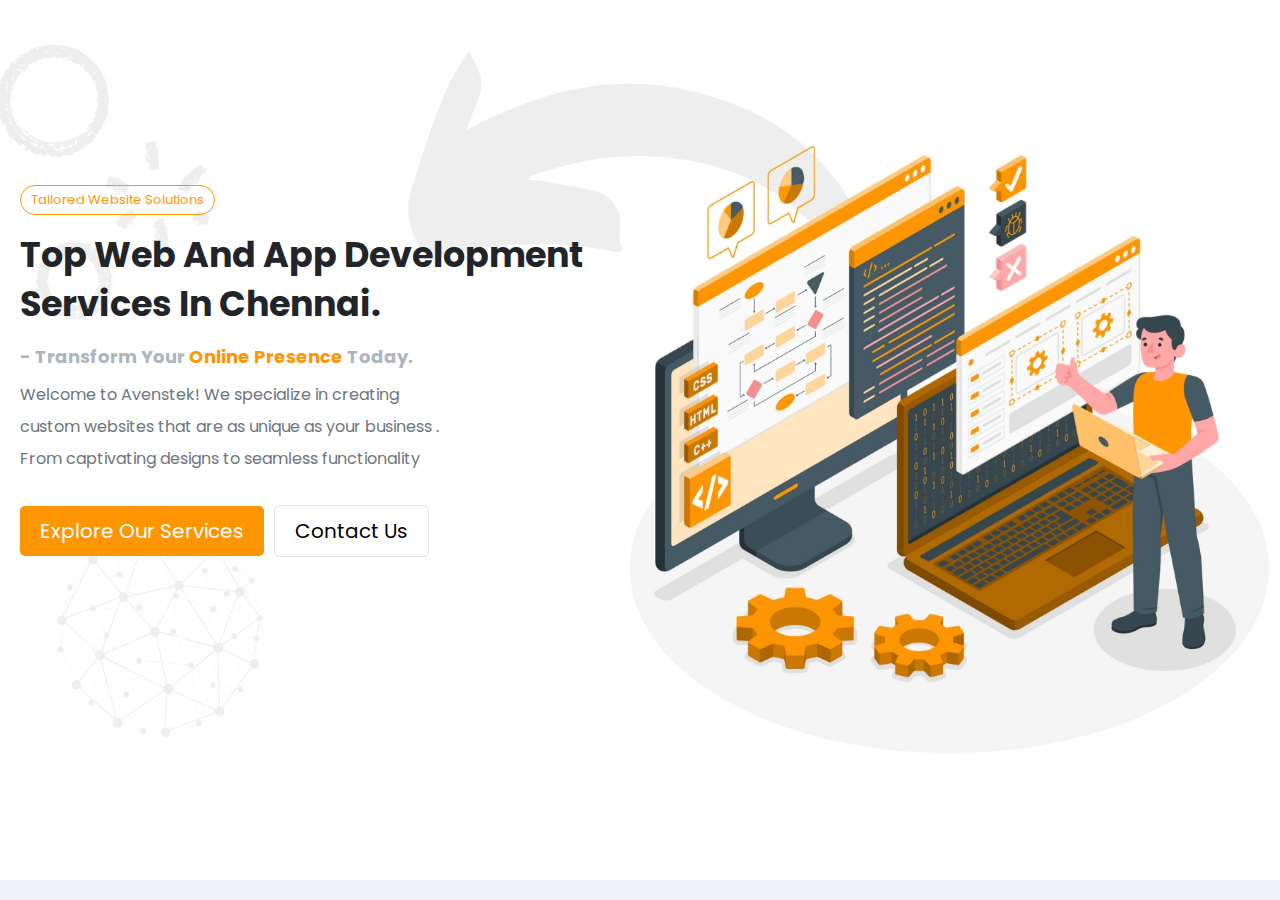
<file: hero.html>
<!DOCTYPE html>
<html lang="en">

<head>
    <meta charset="UTF-8">
    <meta name="viewport" content="width=device-width, initial-scale=1.0">
    <!-- PROJECT TITLE -->
    <title>Top Web Development, App Development, and UI/UX Design in Chennai | Avenstek</title>
    <!-- FAVORITE ICON -->
    <link rel="shortcut icon" href="./assets/images/avenstek-favicon.png" type="image/x-icon">
    <!-- LINK CSS STYLE SHEET -->
    <link rel="stylesheet" href="./style.css">
    <!-- LINKING FONTAWESOME CDN -->
    <link rel="stylesheet" href="https://cdnjs.cloudflare.com/ajax/libs/font-awesome/6.7.2/css/all.min.css"
        integrity="sha512-Evv84Mr4kqVGRNSgIGL/F/aIDqQb7xQ2vcrdIwxfjThSH8CSR7PBEakCr51Ck+w+/U6swU2Im1vVX0SVk9ABhg=="
        crossorigin="anonymous" referrerpolicy="no-referrer" />
    <link rel="stylesheet" href="./hero.css">
</head>

<body>
    <header> 
        <div class="herosection componentSpacing"><!--  2.component -->
            <div class="heroContainer screenSize"><!-- 3.componentContainer -->
                <div class="heroBody grid-1"><!-- 4.row -->
                    <div class="heroBlock"> <!-- 5. column 1 -->
                        <div class="heroBox"><!-- 6.subColumn -->
                            <div class="heroContent dflex-col">
                                <button type="button" class="primarybutton"
                                    onclick="window.open('./contact.html','_blank');">Tailored Website
                                    Solutions</button></li> <!-- 7.contentContainer-->
                                <!-- <a href="./index.html">Tailored Website Solutions</a> --><!-- 7.contentContainer-->
                                <h1>Top Web And App Development
                                    Services In Chennai.</h1> <!-- 7.contentContainer-->
                                <h3>- Transform Your <span> Online Presence </span> Today.</h3>
                                <!-- 7.contentContainer-->
                                <p>Welcome to Avenstek! We specialize in creating custom websites that are as unique as
                                    your business .</p>
                                <p class="heropara"> From captivating designs to seamless functionality</p>
                                <!-- 7.contentContainer-->
                            </div>
                            <div class="heroBtn dflex">
                                <button type="button" class="secondarybutton " onclick="window.open('#service','_self')">Explore
                                    Our Services</button> <!-- 7.contentContainer-->
                                <button type="button" class="contactBtn"
                                    onclick="window.open('#contacts','_self')">Contact Us</button>
                                <!-- 7.contentContainer-->
                            </div>
                        </div>
                    </div>
                </div>
            </div>
        </div>
    </header>
</body>

</html>
</file>
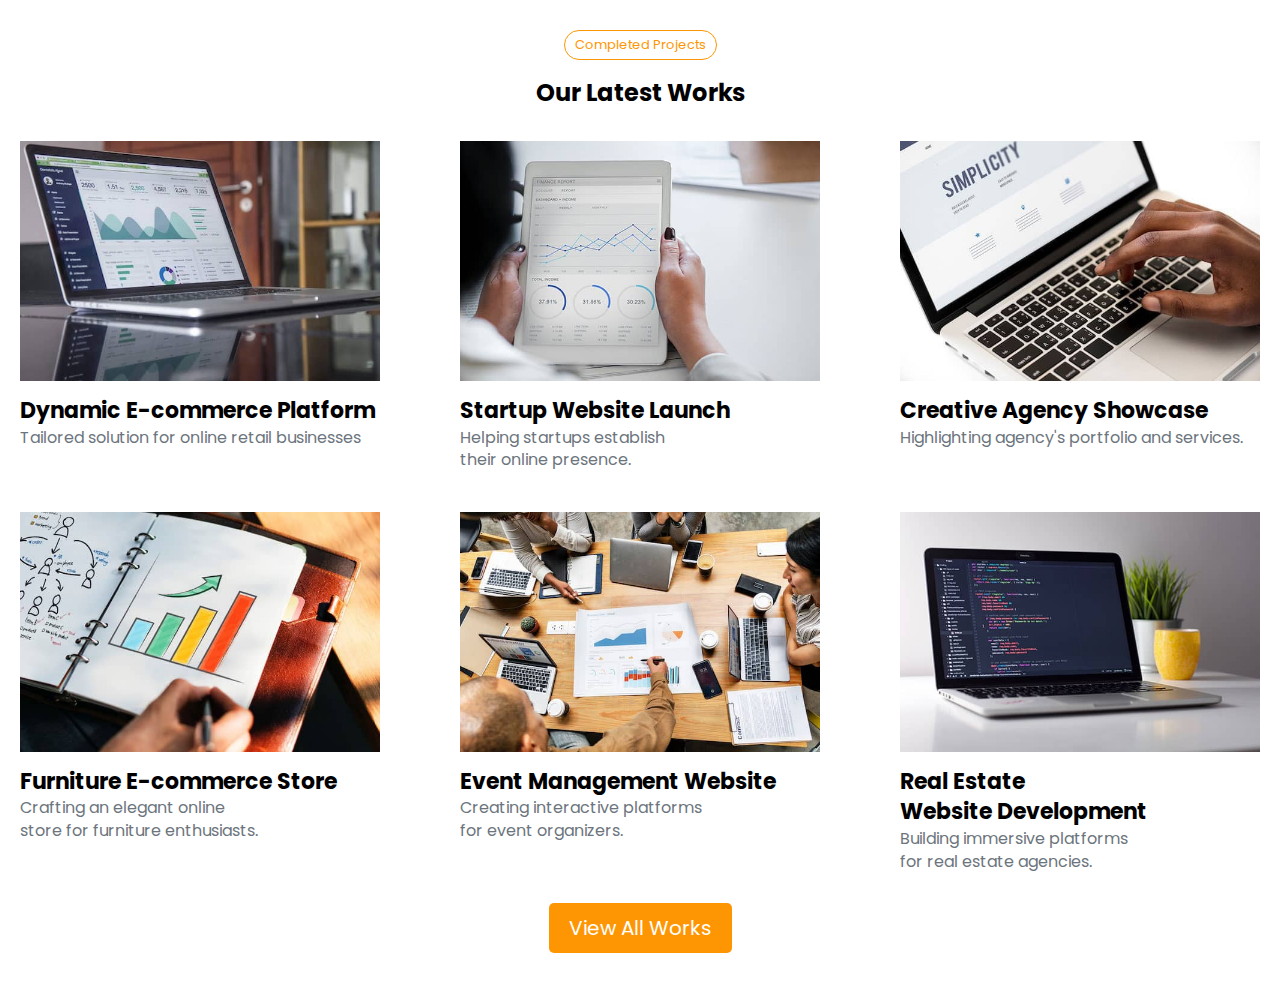
<file: latestwork.html>
<!DOCTYPE html>
<html lang="en">

<head>
    <meta charset="UTF-8">
    <meta name="viewport" content="width=device-width, initial-scale=1.0">
    <!-- PROJECT TITLE -->
    <title>Top Web Development, App Development, and UI/UX Design in Chennai | Avenstek</title>
    <!-- FAVORITE ICON -->
    <link rel="shortcut icon" href="./assets/images/avenstek-favicon.png" type="image/x-icon">
    <!-- LINK CSS STYLE SHEET -->
    <link rel="stylesheet" href="./style.css">
    <!-- LINKING FONTAWESOME CDN -->
    <link rel="stylesheet" href="https://cdnjs.cloudflare.com/ajax/libs/font-awesome/6.7.2/css/all.min.css"
        integrity="sha512-Evv84Mr4kqVGRNSgIGL/F/aIDqQb7xQ2vcrdIwxfjThSH8CSR7PBEakCr51Ck+w+/U6swU2Im1vVX0SVk9ABhg=="
        crossorigin="anonymous" referrerpolicy="no-referrer" />
    <link rel="stylesheet" href="./latestwork.css">
</head>

<body>
    <main> <!-- 1.parentContainer -->
        <div class="latestWork componentSpacing"><!--  2.component -->
            <div class="latestWorkContainer screenSize"><!-- 3.componentContainer -->
                <div class="latestHeadingBody grid-1"><!-- 4.row 1 -->
                    <div class="latestheadingBlock"> <!-- 5. column -->
                        <div class="latestHeadingBox dflex-col"><!-- 6.subColumn -->
                            <button type="button" class="primarybutton"
                                    onclick="window.open('#contacts','_self')">Completed Projects</button>
                                    <h2>Our Latest Works</h2>
                        </div>
                    </div>
                </div>
                <div class="latestWorkBody grid-3"><!-- 4.row 2 -->
                    <div class="latestWorkBlock"> <!-- 5. column 1 -->
                        <div class="latestWorkBox"><!-- 6.subColumn -->
                            <div class="cardHeader dflex">
                                <a href="#home">
                                    <figure>
                                        <img src="./assets/images/work-img-1.jpg.jpeg" alt="work-img-1">
                                        <!-- 7.contentContainer-->
                                    </figure>
                                </a>
                            </div>
                            <div class="cardMain dflex-col">
                                <a href="">
                                    <h3>Dynamic E-commerce Platform</h3> <!-- 7.contentContainer-->
                                </a>
                                <p>Tailored solution for online retail businesses</p> <!-- 7.contentContainer-->
                            </div>
                        </div>
                    </div>
                    <div class="latestWorkBlock"> <!-- 5. column 2 -->
                        <div class="latestWorkBox"><!-- 6.subColumn -->
                            <div class="cardHeader dflex">
                                <a href="#home">
                                    <figure>
                                        <img src="./assets/images/work-img-2.jpg.jpeg" alt="work-img-2">
                                        <!-- 7.contentContainer-->
                                    </figure>
                                </a>
                            </div>
                            <div class="cardMain dflex-col">
                                <a href="">
                                    <h3>Startup Website Launch</h3> <!-- 7.contentContainer-->
                                </a>
                                <p>Helping startups establish their online presence.</p> <!-- 7.contentContainer-->
                            </div>
                        </div>
                    </div>
                    <div class="latestWorkBlock"> <!-- 5. column 3 -->
                        <div class="latestWorkBox"><!-- 6.subColumn -->
                            <div class="cardHeader dflex">
                                <a href="#home">
                                    <figure>
                                        <img src="./assets/images/work-img-3.jpg.jpeg" alt="work-img-3">
                                        <!-- 7.contentContainer-->
                                    </figure>
                                </a>
                            </div>
                            <div class="cardMain dflex-col">
                                <a href="">
                                    <h3>Creative Agency Showcase</h3> <!-- 7.contentContainer-->
                                </a>
                                <p>Highlighting agency's portfolio and services.</p> <!-- 7.contentContainer-->
                            </div>
                        </div>
                    </div>
                    <div class="latestWorkBlock"> <!-- 5. column 4 -->
                        <div class="latestWorkBox"><!-- 6.subColumn -->
                            <div class="cardHeader dflex">
                                <a href="#home">
                                    <figure>
                                        <img src="./assets/images/work-img-4.jpg.jpeg" alt="work-img-4">
                                        <!-- 7.contentContainer-->
                                    </figure>
                                </a>
                            </div>
                            <div class="cardMain dflex-col">
                                <a href="">
                                    <h3>Furniture E-commerce Store</h3> <!-- 7.contentContainer-->
                                </a>
                                <p>Crafting an elegant online store for furniture enthusiasts.</p>
                                <!-- 7.contentContainer-->
                            </div>
                        </div>
                    </div>
                    <div class="latestWorkBlock"> <!-- 5. column 5 -->
                        <div class="latestWorkBox"><!-- 6.subColumn -->
                            <div class="cardHeader dflex">
                                <a href="#home">
                                    <figure>
                                        <img src="./assets/images/work-img-5.jpg.jpeg" alt="work-img-5">
                                        <!-- 7.contentContainer-->
                                    </figure>
                                </a>
                            </div>
                            <div class="cardMain dflex-col">
                                <a href="">
                                    <h3>Event Management Website</h3> <!-- 7.contentContainer-->
                                </a>
                                <p>Creating interactive platforms for event organizers.</p> <!-- 7.contentContainer-->
                            </div>
                        </div>
                    </div>
                    <div class="latestWorkBlock"> <!-- 5. column 6 -->
                        <div class="latestWorkBox"><!-- 6.subColumn -->
                            <div class="cardHeader dflex">
                                <a href="#home">
                                    <figure>
                                        <img src="./assets/images/work-img-6.jpg.jpeg" alt="work-img-6">
                                        <!-- 7.contentContainer-->
                                    </figure>
                                </a>
                            </div>
                            <div class="cardMain dflex-col">
                                <a href="">
                                    <h3>Real Estate Website Development</h3> <!-- 7.contentContainer-->
                                </a>
                                <p>Building immersive platforms for real estate agencies.</p> <!-- 7.contentContainer-->
                            </div>
                        </div>
                    </div>
                </div>
                <div class="latestBtnBody grid-1"><!-- 4.row 3 -->
                    <div class="latestbtnBlock dflex"> <!-- 5. column -->
                        <div class="latestBtnBox"><!-- 6.subColumn -->
                            <button type="button" class="secondarybutton" onclick="window.open('#home','_self');">View All
                                Works</button>
                            <!-- 7.contentContainer-->
                        </div>
                    </div>
                </div>
            </div>
        </div>
    </main>
</body>

</html>
</file>
<file: style.css>
/* Default code Starts here */

@import url("https://fonts.googleapis.com/css2?family=Roboto+Condensed:ital,wght@0,100..900;1,100..900&display=swap");
@import url("https://fonts.googleapis.com/css2?family=Inter:ital,opsz,wght@0,14..32,100..900;1,14..32,100..900&display=swap");
@import url("https://fonts.googleapis.com/css2?family=Playfair+Display:ital,wght@0,400..900;1,400..900&display=swap");
@import url("https://fonts.googleapis.com/css2?family=DM+Serif+Display:ital@0;1&display=swap");
@import url('https://fonts.googleapis.com/css2?family=Overpass:ital,wght@0,100..900;1,100..900&display=swap');
@import url('https://fonts.googleapis.com/css2?family=Poppins:ital,wght@0,100;0,200;0,300;0,400;0,500;0,600;0,700;0,800;0,900;1,100;1,200;1,300;1,400;1,500;1,600;1,700;1,800;1,900&display=swap');

* {
  margin: 0;
  padding: 0;
  box-sizing: border-box;
  text-wrap: pretty;
  /* border: 1px solid red; */
}

html {
  font-size: 62.5%;
  overflow-x: hidden;
  scroll-behavior: smooth;
}

header {
  background-image: url(./assets/images/website_banner.jpg.jpeg);
  width: 100%;
  background-size: cover;
  background-repeat: no-repeat;
  background-position: bottom;
  background-position: center center;
}

body {
  background-color: #eff2f7;
  font-family: "Poppins", sans-serif;
  line-height: 1.5;
  font-size: 1.6rem;
  -webkit-font-smoothing: antialiased;
  font-optical-sizing: auto;
  /* background-color: rgb(239, 0, 88); */
  /* font-family: "Merienda", serif; */
  /* font-family: "Nunito Sans", serif; */
  /* font-family: "Inter", serif; */
  /* font-family: "Roboto Condensed", serif; */
  /* font-family: "DM Serif Display", serif; */
  /* font-family: "Overpass", sans-serif; */
}
footer{
  background-color: #ffffff;
}

.primarybutton{
  /* background-color: blueviolet; */
  margin-bottom: 1.5rem;
  color: #FE9603;
  font-size: 1.3rem;
  background: transparent;
  border: 0.5px solid #FE9603;
  border-radius: 50px;
  font-weight: 400;
  padding: 0.4rem 1rem 0.4rem;
  cursor: pointer;
}
.secondarybutton {
  font-size: 2rem;
  font-family: "Poppins", sans-serif;
  background-color: #FE9603;
  cursor: pointer;
  border: none;
  border-radius: 5px;
  padding: 1rem 2rem;
  color: #ffffff;
  transition: background-color 0.3s ease;
}

.secondarybutton:hover{
  background-color: #000000;
  color: #ffffff;
  transition: background-color 0.3s ease;
}
/* :::::SCROLL BAR CODE S T A R T S::::: */

/* Width and height of the scrollbar */
::-webkit-scrollbar {
  width: 1.5rem;
  /* Vertical scrollbar */
  height: 10px;
  /* Horizontal scrollbar */
}

/* Track (background of the scrollbar) */
::-webkit-scrollbar-track {
  background: #e3e4e6;
  border-radius: 5px;
}

/* Scrollbar thumb (the draggable part) */
::-webkit-scrollbar-thumb {
  background: #cececf;
  /* border-radius: 5px; */
}

/* On hover */
::-webkit-scrollbar-thumb:hover {
  background: #b9b9ba;
}

/* :::::SCROLL BAR CODE E N D S::::: */

h1,
h2,
h3,
h4,
h6,
p {
  text-wrap: balance;
}

input,
textarea,
button {
  font-family: inherit;
}

img,
picture,
video,
canvas,
svg {
  display: block;
  max-width: 100%;
}

li {
  list-style-type: none;
}

a {
  text-decoration: none;
  color: inherit;
}

:root {
  --primaryColor: #14476c;
  --secondaryColor: #37c2f1;
  --tertiaryColor: #666666;
  --darkColor: #000000;
  --lightColor: #ffffff;
  --regularFont: 1.6rem;
  --headingFont: 4rem;
  --ffPrimary: "Roboto Condensed", sans-serif;
  --ffSecondary: "Inter", sans-serif;
  --border: 1px solid var(--primaryColor);
  --borderRadius: 0.5rem;
}

/* project standard classes Starts */

.componentSpacing {
  padding: 3rem 0rem;
  /* Breathing Space Between Components */
}

.screenSize {
  max-width: 1300px;
  /* Device Screen Size */
  margin: auto;
  /* Left and right Center */
}

.grid-1 {
  display: grid;
  grid-template-columns: 1fr;
  /* padding: 0rem 2rem; */
}

.grid-2 {
  display: grid;
  grid-template-columns: 1fr 1fr;
  /* padding: 0rem 2rem; */
  /* column-gap: 1rem; */
  /* row-gap: 1rem; */
  gap: 1rem;
}

.grid-3 {
  display: grid;
  grid-template-columns: 1fr 1fr 1fr;
  /* column-gap: 1rem; */
  /* row-gap: 1rem; */
  gap: 1rem;
  padding: 0rem 2rem;
}

.grid-4 {
  display: grid;
  grid-template-columns: 1fr 1fr 1fr 1fr;
  /* column-gap: 1rem; */
  /* row-gap: 1rem; */
  gap: 1rem;
  padding: 0rem 2rem;
}

.dflex {
  display: flex;
  /* without this wont work */
  align-items: center;
  /* top & bottom Alignment */
  justify-content: center;
  /* left & right Alignment */
}

.dflex-col {
  display: flex;
  flex-direction: column;
  /* makes top to bottom align */
  align-items: center;
  /* Behaves like a justify-content */
  justify-content: center;
  /* Behaves like a align-items */
  text-align: center;
}

/* project standard classes Ends */

/* Default code Ends here */

/* :::PARENT CONTAINER Code Starts here::: */

header {
  /* background-color: #13c6bd; */
  width: 100%;
  /* Full Screensize */
  height: auto;
  /* content Height */
}

main {
  /* background-color: #ffbf00; */
  width: 100%;
  height: auto;
}

footer {
  /* background-color: #89f357; */
  width: 100%;
  height: auto;
}

/* :::PARENT CONTAINER Code Ends here::: */
/* :::PARENT CONTAINER Code Ends here::: */

/* :::HEADER Code Starts hereE::: */
/* Navbar code */
/* Navbar code */

/* Hero Section code */
/* Hero Section code */
/* :::HEADER Code Ends here::: */

/* :::MAIN Code Starts here::: */
/* Our Menu code */
/* Our Menu code */

/* Facility code */
/* Facility code */

/* Popular code */
/* Popular code */

/* Gallery code */
/* Gallery code */

/* Team code */
/* Team code */
/* :::MAIN Code Ends here::: */

/* :::FOOTER Code Starts here::: */
/* Contact code */
/* Contact code */

/* Contact Icons code */
/* Contact Icons code */
/* :::FOOTER Code Ends here::: */

/* ::::: RESPONSIVE DESIGN DEVICE SIZES ::::: */

/* for Responsive Target the ROW Code (display:grid) */

/* Small devices (landscape phones, upto 576px and below) */
/* @media (width <=576px) */
@media (max-width: 576px)  {

  .grid-1,
  .grid-2,
  .grid-3,
  .grid-4 {
    grid-template-columns: 1fr;
    padding: 0rem 1rem;
  }
}

/* Medium devices (tablets, upto 768px and above) */
/* @media (min-width: 577px) and (max-width: 768px) */
/* @media (width >=577px) and (width <=768px) {
   write code here 
} */

/* Large devices (Laptops, upto 992px and above) */
/* @media (min-width: 769px) and (max-width: 992px) */
/* @media (width >=769px) and (width <=992px) {
  write code here
} */

/* X-Large devices (large desktops, upto 1200px and above) */
/* @media (min-width: 993px) and (max-width: 1200px) */
/* @media (width >=993px) and (width <=1200px) {
  write code here
} */

/* XX-Large devices (larger desktops, upto 1400px and above) */
/* @media (min-width: 1200px)  */
/* @media (width >=1200px) {
  write code here
} */
</file>
<file: nav.css>
/* CSS Sequence 97 steps) */
/* Step 1 : parentContainer */
/* Step 2 : component */
/* Step 3 : componentContainer */
/* Step 4 : row */
/* Step 5 : column */
/* Step 6 : subColumn */
/* Step 7 : contentContainer */

/* Step 1 : parentContainer */
/* for parentcontainer css properties are given in the default css file */
/* header{
    backgroung-color: #ffffff
 } */

/* Step 2 : component */
.navBar {
   /* background-color: #e2e2e2; */
   position: fixed;
   width: 100%;
   padding: 3rem 2rem;
}

/* Step 3 : componentContainer */
.navContainer {
   background-color: #ffffff;
}

/* Step 4 : row */
.navBody {
   /* background-color: #c4f7a4; */
   background: #fff;
   box-shadow: 0 0 2rem rgba(0, 0, 0, 0.25);
}

/* Step 5 : column 1 */
.navLogoBlock {
   /* background-color: #eaef61; */
   width: 100%;
}

/* Step 6 : subColumn */
.navLogoBox {
   /* background-color: #f696cc; */
   justify-content: start;
   width: 100%;
}

/* Step 7 : contentContainer */
.navLogoBox a {
   /* background-color: #78c6fa; */
   padding: 0.55rem;
   padding-left: 2rem;
}

.navLogoBox a figure {
   /* background-color: #8f99a0; */
}

.navLogoBox a figure img {
   /* background-color: #f1ba4d; */
   width: 100%;
   height: 6rem;
}

/* Step 5 : column 2 */
.navBlock {
   /* background-color: #92b47e; */
   width: 100%;
}

/* Step 6 : subColumn */
.navBox {
   /* background-color: #edc9dd; */
}

/* Step 7 : contentContainer */
/* input */
.menu-toggle {
   display: none;
}

/* label */
.hamburger {
   display: none;
   cursor: pointer;
   flex-direction: column;
   border: #787676 solid 0.1rem;
   border-radius: 0.5rem;
   padding: 0.75rem 1rem;
   position: absolute;
   top: 3.725rem;
   right: 3.5rem;
}

.hamburger i {
   /* background-color: #faebd7; */
   /* padding: 0.5rem; */
   color: #787676;
   font-size: 2.5rem;
   /* display: none; */
}

.nav-links {
   /* background-color: #e0f297; */
   justify-content: start;
   /* padding-left: 5.5rem; */
}

.nav-links li {
   /* background-color: #940353; */
   padding: 1rem;
}

.nav-links li a {
   /* background-color: #d9edc9; */
   font-family: "Poppins", sans-serif;
   color: #212529;
   font-size: 1.4rem;
   font-weight: 400;
   line-height: 1;
   padding: 0.5rem;
}

#color {
   /* background-color: #d9edc9; */
   color: #fe9603;
}

.nav-links li .active {
   background-color: #fe9603;
   color: #ffffff;
   font-size: 1.4rem;
   font-family: "Poppins", sans-serif;
   border: none;
   border-radius: 5px;
   cursor: pointer;
   padding: 0.75rem 2rem;
   transition: background-color 0.3s ease;
}

.nav-links li .active:hover {
   background-color: #000000;
   color: #ffffff;
   font-size: 1.4rem;
   font-family: "Poppins", sans-serif;
   border: none;
   border-radius: 5px;
   cursor: pointer;
   padding: 0.75rem 2rem;
   transition: background-color 0.3s ease;
}


/* Responsive styles */
@media(max-width: 576px)  {
   .navBar {
      padding: 2rem 2rem;
   }
   .navLogoBox a figure img {
      /* background-color: #f1ba4d; */
      width: 100%;
      height: 5rem;
   }
   .hamburger {
      display: block;
   }

   .navLogoBox {
      margin-top: 0.75rem;
   }

   .nav-links {
      background-color: var(--lightColor);
      position: absolute;
      top: 9.8rem;
      left: 0;
      right: 0;
      height: auto;
      flex-direction: column;
      align-items: center;
      justify-content: center;
      display: none;
   }

   .nav-links li a {
      padding: 0rem;
   }

   .nav-links a {
      /* background-color: #d9bc2c; */
      width: 100%;
      height: auto;
      text-align: center;
   }

   .menu-toggle:checked~.nav-links {
      display: flex;
   }
}
</file>
<file: hero.css>
/* CSS Sequence 7 steps) */
/* Step 1 : parentContainer */
/* Step 2 : component */
/* Step 3 : componentContainer */
/* Step 4 : row */
/* Step 5 : column */
/* Step 6 : subColumn */
/* Step 7 : contentContainer */

/* Step 1 : parentContainer */
/* for parentcontainer css properties are given in the default css file */
/* header{
    backgroung-color: #ffffff
 } */

/* Step 2 : component */
.herosection {
    /* background-color:#edecec; */
    padding: 16rem 2rem;
    /* padding: 3rem 0rem; */
}

/* Step 3 : componentContainer */
.heroContainer {
    /* background-color: #ffffff; */
    /* padding-bottom: 15rem; */
}

/* Step 4 : row */
.heroBody {
    /* background-color: #f47337; */
    width: 100%;
}

/* Step 5 : column */
.heroBlock {
    /* background-color: #a2ee55; */
    height: 56rem;
}

/* Step 6 : subColumn */
.heroBox {
    /* background-color: #e6c8c8; */
    width: 50%;
    padding-top: 2.5rem;
}

.heroContent {
    /* background-color: #8a2be2; */
    /* justify-content: start; */
    align-items: start;
    text-align: start;
}

/* Step 7 : contentContainer */
/* .heroContent button{
    background-color: blueviolet;
    margin-bottom: 1.5rem;
    color: #FE9603;
    font-size: 1.3rem;
    background: transparent;
    border: 0.5px solid #FE9603;
    border-radius: 50px;
    font-weight: 400;
    padding: 0.5rem 1rem;
} */
.heroContent h1 {
    /* background-color: #b5aabe; */
    font-size: 3.5rem;
    font-weight: 700;
    font-family: "Poppins", sans-serif;
    line-height: 1.4;
    margin-bottom: 1.6rem;
    color: #212529;
}

.heroContent h3 {
    /* background-color: rgb(2, 77, 114); */
    color: #adb5bd;
    font-size: 1.8rem;
    font-weight: 700;
    font-family: "Poppins", sans-serif;
    line-height: 1.4;
    margin-bottom: 1rem;
}

.heroContent h3 span {
    color: #FE9603;
}

.heroContent p {
    /* background-color: #f7bd8a; */
    line-height: 2;
    color: #6c757d;
}

.heropara {
    /* background-color: #8fdb8b; */
    margin-bottom: 3rem;
}

.heroBtn {
    /* background-color: #eb6b6b; */
    display: flex;
    justify-content: start;
    gap: 1rem;
}

/* Step 7 : contentContainer */
/* .heroBtn button {
    background-color: skyblue;
} */
.contactBtn {
    font-size: 2rem;
    font-family: "Poppins", sans-serif;
    font-weight: 400;
    background-color: #ffffff;
    border: 0.5px solid #DEE2E6;
    border-radius: 5px;
    cursor: pointer;
    padding: 1rem 2rem;
    color: #000000;
    /* margin-left: 1rem */
}

@media (max-width: 576px)  {
    .heroBlock {
        /* background-color: #a2ee55; */
        height: 68rem;
    }
    .heroContent {
        /* background-color: #8a2be2; */
        /* justify-content: start; */
        align-items: center;
        text-align: center;
    }
}
</file>
<file: service.css>
/* CSS Sequence 7 steps) */
/* Step 1 : parentContainer */
/* Step 2 : component */
/* Step 3 : componentContainer */
/* Step 4 : row */
/* Step 5 : column */
/* Step 6 : subColumn */
/* Step 7 : contentContainer */

/* Step 1 : parentContainer */
/* for parentcontainer css properties are given in the default css file */
/* header{
    backgroung-color: #ffffff
 } */

/* Step 2 : component */
.service {
    background-color: #ffffff;
}

/* Step 3 : componentContainer */
.serviceContainer {
    /* background-color: #b5d7f5; */
}

/* Step 4 : row 1 */
.serviceHeadingBody {
    /* background-color: #f5b5ef; */
    margin-bottom: 3rem;
}

/* Step 5 : column */
.serviceHeadingBlock {
    /* background-color: #c5f5b5; */
}

/* Step 6 : subColumn */
.serivceHeadingBox {
    /* background-color: #f5dbb5; */
}

/* Step 7 : contentContainer */
.serivceHeadingBox button {
    /* background-color: #3b2afe; */
}

.serivceHeadingBox h2 {
    /* background-color: #040404; */
    font-size: 3.2rem;
    font-weight: 700;
    font-family: "Poppins", sans-serif;
    line-height: 1.4; 
    margin-bottom: 2rem;
}

.serivceHeadingBox p {
    /* background-color: #f5dbb5; */
    width: 95%;
    font-size: 1.6rem;
    line-height: 1.5;
    color: #6c757d;
    font-weight: 400;
    font-family: "Poppins", sans-serif;
    line-height: 1.4;
}

/* Step 4 : row 2 */
.serviceBody {
    /* background-color: #f5b5b5; */
    padding: 0rem 3rem;
}

/* Step 5 : column 1 */
.serviceBlock_1 {
    /* background-color: #ef4848; */
    /* text-align: right; */
}

/* Step 6 : subColumn [3] */
.serviceBox_1 {
    /* background-color: #58f823; */
    padding: 3.5rem 0rem;
    text-align: right;
}

/* card */
/* cardMain */
.serviceBox_1 .cardMain {
    /* background-color: #f8f123; */
}

/* Step 7 : contentContainer */
.serviceBox_1 .cardMain h3 {
    /* background-color: #edd3eb; */
    font-size: 1.8rem;
    line-height: 1.5;
    color: #000000;
    font-weight: 700;
    font-family: "Poppins", sans-serif;
    line-height: 1.4;
    margin-bottom: 0.75rem;
}

.serviceBox_1 .cardMain p {
    /* background-color: #2e3ca7; */
    font-size: 1.6rem;
    line-height: 1.5;
    color: #6c757d;
    font-weight: 400;
    font-family: "Poppins", sans-serif;
    line-height: 1.4;
}

/* cardheader */
.serviceBox_1 .cardHeader {
    /* background-color: #0088ff; */
    width: 100%;
    height: auto;
    /* justify-content: end; */
}

/* Step 7 : contentContainer */
.serviceBox_1 .cardHeader figure {
    /* background-color: #b405f9; */
}

.serviceBox_1 .cardHeader figure img {
    /* background-color: #b8874e; */
    height: 6rem;
    width: 100%;
}


/* Step 5 : column 2 */
.serviceImageBlock {
    /* background-color: #2e0bf8; */
}

/* Step 6 : subColumn */
.serviceImageBox {
    /* background-color: #313838; */
}

/* Step 7 : contentContainer */
.serviceImageBox figure {
    /* background-color: #2eb831; */
}

.serviceImageBox figure img {
    /* background-color: #fdcc06; */
    height: 50rem;
    width: 100%;
}

/* Step 5 : column 3 */
.serviceBlock_2 {
    /* background-color: #48deef; */
    text-align: left;
}

/* Step 6 : subColumn [3] */
.serviceBox_2 {
    /* background-color: #71ea62; */
    padding: 3rem 0rem;
}

/* card */
/* cardheader */
.serviceBox_2 .cardHeader {
    /* background-color: #f8d00c; */
    width: 100%;
    height: auto;
}

/* Step 7 : contentContainer */
.serviceBox_2 .cardHeader figure {
    /* background-color: #f80c0c; */
}

.serviceBox_2 .cardHeader figure img {
    /* background-color: #726a40; */
    height: 6rem;
    width: 100%;
}

/* cardMain */
.serviceBox_2 .cardMain {
    /* background-color: #b3db12; */
}

/* Step 7 : contentContainer */
.serviceBox_2 .cardMain h3 {
    /* background-color: #17b602; */
    font-size: 1.8rem;
    line-height: 1.5;
    color: #000000;
    font-weight: 700;
    font-family: "Poppins", sans-serif;
    line-height: 1.4;
    margin-bottom: 0.75rem;
}

.serviceBox_2 .cardMain p {
    /* background-color: #eacf62; */
    font-size: 1.6rem;
    line-height: 1.5;
    color: #6c757d;
    font-weight: 400;
    font-family: "Poppins", sans-serif;
    line-height: 1.4;
}
</file>
<file: latestwork.css>
/* CSS Sequence 7 steps) */
/* Step 1 : parentContainer */
/* Step 2 : component */
/* Step 3 : componentContainer */
/* Step 4 : row */
/* Step 5 : column */
/* Step 6 : subColumn */
/* Step 7 : contentContainer */

/* Step 1 : parentContainer */
/* for parentcontainer css properties are given in the default css file */
/* header{
    backgroung-color: #ffffff
 } */

/* Step 2 : component */
.latestWork {
    background-color: #ffffff;
}

/* Step 3 : componentContainer */
.latestWorkContainer {
    /* background-color: rgb(55, 125, 186); */
}

/* Step 4 : row 1 */
.latestHeadingBody {
    /* background-color: rgb(78, 82, 82); */
    margin-bottom: 3rem;
}

/* Step 5 : column */
.latestheadingBlock {
    /* background-color: rgb(56, 61, 61); */
}

/* Step 6 : subColumn */
.latestHeadingBox {
    /* background-color: rgb(34, 18, 67); */
}

/* Step 7 : contentContainer */
/* .latestHeadingBox button {
    background-color: rgb(225, 222, 13);
    margin-bottom: 1.5rem;
    color: #FE9603;
    font-size: 1.3rem ;
    background: transparent;
    border: 0.5px solid #FE9603;
    border-radius: 50px;
    font-weight: 400;
    padding: 0.5rem 1rem;
} */

.latestHeadingBox h2 {
    /* background-color: #f1b775; */
}

/* Step 4 : row  2 */
.latestWorkBody {
    /* background-color: #73e0d7; */
    column-gap: 8rem;
    row-gap: 4rem;
    margin-bottom: 3rem;
}

/* Step 5 : column */
.latestWorkBlock {
    /* background-color: rgb(144, 76, 133); */
}

/* Step 6 : subColumn */
.latestWorkBox {
    /* background-color: rgb(4, 121, 31); */
}

.latestWorkBox .cardHeader {
    /* background-color: rgb(122, 98, 98); */
    margin-bottom: 1.5rem;
}

/* Step 7 : contentContainer */
.latestWorkBox .cardHeader a {
    /* background-color: rgb(69, 13, 62); */
}

.latestWorkBox .cardHeader a figure {
    /* background-color: rgb(14, 17, 212); */
    width: 100%;
}

.latestWorkBox .cardHeader a figure img {
    /* background-color: rgb(87, 111, 181); */
    aspect-ratio: 3 / 2 ;
}

.latestWorkBox .cardMain {
    /* background-color: rgb(47, 81, 205); */
    display: flex;
    align-items: start;
    justify-content: start;
    text-align: left;
}

/* Step 7 : contentContainer */
.latestWorkBox .cardMain a {
    /* background-color: rgb(159, 41, 61); */
}

.latestWorkBox .cardMain a h3 {
    /* background-color: rgb(29, 54, 4); */
    font-size: 2.2rem;
    line-height: 1.5;
    color: #000000;
    font-weight: 700;
    font-family: "Poppins", sans-serif;
    line-height: 1.4;
    /* margin-bottom: 0.75rem; */
}

.latestWorkBox .cardMain p {
    /* background-color: rgb(159, 41, 84); */
    font-size: 1.6rem;
    line-height: 1.5;
    color: #6c757d;
    font-weight: 400;
    font-family: "Poppins", sans-serif;
    line-height: 1.4;
}

/* Step 4 : row 3 */
/* .latestBtnBody {
    background-color: rgb(168, 173, 163);
} */

/* Step 5 : column */
.latestbtnBlock {
    /* background-color: rgb(43, 41, 159); */
}

/* Step 6 : subColumn */
/* .latestBtnBox {
    background-color: rgb(147, 159, 41);
} */

/* Step 7 : contentContainer */
.latestBtnBox button {
    /* background-color: rgb(40, 73, 7); */
}

@media (max-width: 576px) {
    .latestWorkBox .cardMain{
    /* background-color: #0088ff; */
    display: flex;
    flex-direction: column;
    align-items: center;
    justify-content: center;
    text-align: center;
}
}
</file>
<file: getstarted.css>
/* CSS Sequence 7 steps) */
/* Step 1 : parentContainer */
/* Step 2 : component */
/* Step 3 : componentContainer */
/* Step 4 : row */
/* Step 5 : column */
/* Step 6 : subColumn */
/* Step 7 : contentContainer */

/* Step 1 : parentContainer */
/* for parentcontainer css properties are given in the default css file */
/* header{
    background-color: #ffffff;
 } */

/* Step 2 : component */
.getStarted {
    background-color: #ffffff;
    /* background-color: #6c757d; */
}

/* Step 3 : componentContainer */
.getStartedContainer {
    /* background-color: rgb(67, 220, 20); */
}

/* Step 4 : row 1 */
.planningbody {
    /* background-color: rgb(58, 17, 133); */
    /* padding: 2rem 0rem; */
}

/* Step 5 : column (3)*/
.plainningBlock {
    /* background-color: rgb(103, 216, 228); */
    padding-top: 12rem;
    padding-bottom: 5rem;
}

/* Step 6 : subColumn */
.planningBox {
    /* background-color: rgb(96, 181, 144); */
    text-align: center;
}

.planningBox .cardHeader {
    /* background-color: rgb(220, 133, 20); */
    padding-bottom: 2rem;
}

/* Step 7 : contentContainer */
.planningBox .cardHeader figure {
    /* background-color: rgb(173, 157, 202); */
    /* margin-bottom: 2rem; */
}

.planningBox .cardHeader figure img {
    /* background-color: rgb(23, 22, 97); */
    width: 100%;
    height: 7rem;
}

.planningBox .cardMain {
    /* background-color: rgb(238, 196, 202); */
}

/* Step 7 : contentContainer */
.planningBox .cardMain h4 {
    /* background-color: rgb(207, 220, 20); */
    font-size: 1.8rem;
    color: #000000;
    line-height: 1.5;
    font-weight: 700;
    font-family: "Poppins", sans-serif;
    line-height: 1.4;
    margin-bottom: 0.8rem;
}

.planningBox .cardMain p {
    /* background-color: #fa9fe8; */
    font-size: 1.6rem;
    line-height: 1.5;
    color: #6c757d;
    font-weight: 400;
    font-family: "Poppins", sans-serif;
    line-height: 1.4;
}

/* Step 4 : row 2 */
.getStartedBody {
    /* background-color: rgba(144, 101, 109, 0.989); */
    padding: 9rem 0rem;
}

/* Step 5 : column */
.getStartedBlock {
    /* background-color: rgb(220, 107, 20); */
}

/* Step 6 : subColumn */
.getStartedBox {
    /* background-color: rgb(210, 218, 141); */
}

/* Step 7 : contentContainer */
.getStartedBox h3 {
    /* background-color: rgb(77, 220, 20); */
    line-height: 1.5;
    color: #000000;
    font-weight: 700;
    font-family: "Poppins", sans-serif;
    font-size: 1.8rem;
    letter-spacing: 0.2rem;
    text-transform: uppercase;
    margin-bottom: 0.8rem;
}

.getStartedBox h2 {
    /* background-color: rgb(20, 207, 220); */
    font-size: 3.5rem;
    line-height: 1.5;
    color: #000000;
    font-weight: 700;
    font-family: "Poppins", sans-serif;
    margin-bottom: 0.8rem;
}

.getStartedBox h2 span {
    /* background-color: rgb(20, 23, 220); */
    color: #fe9603;
}

.getStartedBox p {
    /* background-color: rgb(113, 20, 220); */
    font-size: 1.6rem;
    line-height: 1.5;
    color: #212529;
    font-weight: 400;
    font-family: "Poppins", sans-serif;
    line-height: 1.4;
    margin-bottom: 3rem;
}

.getStartedBox button {
    /* background-color: rgb(216, 170, 209); */
    /* margin-bottom: 10rem; */
}
</file>
<file: contact.css>
/* CSS Sequence 7 steps) */
/* Step 1 : parentContainer */
/* Step 2 : component */
/* Step 3 : componentContainer */
/* Step 4 : row */
/* Step 5 : column */
/* Step 6 : subColumn */
/* Step 7 : contentContainer */

/* Step 1 : parentContainer */
/* for parentcontainer css properties are given in the default css file */
/* header{
    backgroung-color: #ffffff
 } */

/* Step 2 : component */
.contacts {
    background-color: rgb(255, 255, 255);
    /* background-color: #e4f2fd; */
}

/* Step 3 : componentContainer */
.contactsContainer {
    /* background-color:#fafa3a; */
    /* padding: 0rem 2rem; */
}

/* Step 4 : row 1 */
.avenstekBody {
    /* background-color:rgb(143, 150, 224); */
    /* padding-bottom: 1rem; */
}

/* Step 5 : column */
.avenstekBlock {
    /* background-color:rgb(51, 244, 211); */
}

/* Step 6 : subColumn */
.imageLogoBox {
    /* background-color:rgb(180, 109, 168); */
}

/* Step 7 : contentContainer */
.imageLogoBox a {
    /* background-color:rgb(13, 136, 149); */
}

.imageLogoBox a figure {
    /* background-color:rgb(231, 135, 253); */
}

.imageLogoBox a figure img {
    /* background-color:rgb(0, 255, 123); */
    height: 9rem;
    width: 100%;
    aspect-ratio: 8 / 3;
}

.slash {
    /* background-color: #fafa3a; */
}

.slashBox {
    /* background-color: yellowgreen; */
}

.slashBox p {
    /* background-color: #e4f2fd; */
    font-size: 5rem;
    font-weight: 200;
    color: #6c757d;
    padding: 0rem 1.5rem;
}

/* Step 6 : subColumn */
.logoContentBox {
    /* background-color:#eb608a; */
    width: 100%;
}

/* Step 7 : contentContainer */
.logoContentBox p {
    /* background-color:rgb(8, 8, 8); */
    width: 100%;
    font-size: 1.5rem;
    line-height: 1.5;
    color: #212529;
    font-weight: 400;
    font-family: "Poppins", sans-serif;
    line-height: 1.4;
    word-spacing: 0.5rem;
    padding: 0rem 2rem;
}

.logoContentBox p span {
    /* background-color:rgb(244, 189, 228); */
    font-size: 1.6rem;
    font-weight: 600;
    color: #050505;
}

.hr_line {
    /* background-color: #99aec4; */
    padding: 3rem 0rem;
    width: 100%;
}

.hr_lineBox {
    background-color: #b7b8b9;
    height: 0.01rem;
}

/* Step 4 : row 2 */
.contactsBody {
    /* background-color:rgb(255, 208, 0); */
    margin-bottom: 3rem;
}

/* Step 5 : column */
.quicklinksBlock {
    /* background-color:#f14fab; */
}

/* Step 6 : subColumn */
.quickLinksBox {
    /* background-color:#2f00ff; */
    width: 100%;
    height: 100%;
    /* padding: 0rem 1.2rem; */
}

/* Step 7 : contentContainer */
.quickLinksBox ul {
    /* background-color:rgb(166, 255, 0); */
}

.quickLinksBox ul li {
    /* background-color:#00d5ff; */
    padding: 0.5rem 0rem;
}

.quickLinksBox ul li i {
    /* background-color:rgb(255, 0, 0); */
    padding: 0.5rem;
    font-size: 1.4rem;
    color: #212529;
}

.quickLinksBox ul li a {
    /* background-color:rgb(255, 0, 225); */
    font-size: 1.4rem;
    text-transform: capitalize;
    color: #212529;
    line-height: 1.5;
    font-weight: 400;
    font-family: "Poppins", sans-serif;
    line-height: 1.4;
    padding: 0.75rem 0rem;
}

/* Step 5 : column */
.contactsBlock {
    /* background-color:rgb(134, 186, 245); */
    row-gap: 2.5rem;
    display: flex;
    align-items: start;
    justify-content: start;
}

/* Step 6 : subColumn */
.callusBox {
    /* background-color:#da52ff; */
    width: 100%;
    height: auto;
    display: flex;
    align-items: start;
    justify-content: start;
}

/* Step 7 : contentContainer */
.callusBox i {
    /* background-color:rgb(0, 255, 221); */
    font-size: 2.5rem;
    color: #3b3e41;
    padding: 1rem;
}

.callusBox h4 {
    /* background-color:rgb(255, 204, 0); */
    text-align: left;
    font-size: 1.4rem;
    font-weight: 400;
    color: #4d4e4a;
}

.callusBox a {
    /* background-color:rgb(255, 34, 0); */
    text-align: left;
    font-size: 1.4rem;
    font-weight: 400;
    color: #212529;
}

/* Step 6 : subColumn */
.emailBox {
    /* background-color:rgb(232, 19, 193); */
    width: 100%;
    height: auto;
    display: flex;
    align-items: start;
    justify-content: start;
}

/* Step 7 : contentContainer */
.emailBox i {
    /* background-color:rgb(23, 198, 58); */
    font-size: 2.5rem;
    color: #3b3e41;
    padding: 1rem;
}

.emailBox h4 {
    /* background-color:rgb(187, 201, 200); */
    text-align: left;
    font-size: 1.4rem;
    font-weight: 400;
    color: #4d4e4a;
}

.emailBox a {
    /* background-color:#f17c7c; */
    text-align: left;
    font-size: 1.4rem;
    font-family: "Poppins", sans-serif;
    font-weight: 400;
    color: #212529;
}

/* Step 4 : row 3*/
.subscriptionBody {
    /* background-color:rgb(245, 158, 228); */
    padding: 0rem 2rem;
}

/* Step 5 : column */
.subscriptionBlock {
    /* background-color:rgb(194, 218, 12); */
    width: 100%;
}

/* Step 6 : subColumn */
.subscriptionBox {
    /* background-color:#31786f; */
    width: 100%;
}

/* Step 7 : contentContainer */
.subscriptionBox p {
    /* background-color:yellow; */
    font-size: 1.5rem;
    font-family: "Poppins", sans-serif;
    margin-bottom: 2.5rem;
}

.subscriptionBox form {
    /* background-color:rgb(124, 241, 190); */
    justify-content: start;
}

.subscriptionBox form .formGroup {
    /* background-color:rgb(176, 20, 20); */
    /* width: 100%; */
    /* height: 100%; */
    /* border: 0.5rem solid #6c757d; */
}

.subscriptionBox form .formGroup i {
    /* background-color:#14b06c; */
    color: #545a5f;
    padding: 1.2rem 1.2rem;
    position: absolute;
    border-right: 0.1rem solid #6c757d;
    /* border: 0.5rem solid #6c757d; */
}

.subscriptionBox form .formGroup input {
    /* background-color:#2fabca; */
    font-size: 1.6rem;
    font-family: "Poppins", sans-serif;
    padding: 0.75rem 5rem;
    padding-right: 0rem;
    width: 100%;
    border: 0.1rem solid #6c757d;
    border-radius: 5px;
}

.subscriptionBox form .formGroup button {
    /* background-color:rgb(42, 63, 168); */
    background-color: #fe9603;
    font-size: 1.6rem;
    font-family: "Poppins", sans-serif;
    padding: 0.75rem 2rem;
    border: none;
    border-radius: 5px;
    color: #ffffff;
}

@media (max-width: 576px)  {
    .subBox {
        flex-direction: column;
        gap: 1rem;
    }

}
</file>
<file: copyrights.css>
/* CSS Sequence 7 steps) */
/* Step 1 : parentContainer */
/* Step 2 : component */
/* Step 3 : componentContainer */
/* Step 4 : row */
/* Step 5 : column */
/* Step 6 : subColumn */
/* Step 7 : contentContainer */

/* Step 1 : parentContainer */
/* for parentcontainer css properties are given in the default css file */
/* header{
    backgroung-color: #ffffff
 } */

.copyrights{
    background-image: url(./assets/images/footer-bottom.svg);
    width: 100%;
    background-size: cover;
    background-repeat: no-repeat;
    background-position:bottom ;
    background-position: center center;
}
.copyrightsContainer{
    /* background-color: aqua; */
    padding: 0rem 2rem;
}
/* Step 4 : row 1 */
.copyrightsBody {
    /* background-color:#0f5380; */
}

/* Step 5 : column 1 */
.copyrightsBlock {
    /* background-color:rgb(66, 24, 181); */
    width: 100%;
}

/* Step 6 : subColumn */
.copyrightsBox {
    /* background-color:rgb(194, 121, 127); */
    width: 100%;
    height: auto;
    display: flex;
    align-items: start;
    justify-content: start;
    text-align: start;
}

/* Step 7 : contentContainer */
.copyrightsBox p {
    /* background-color:rgb(16, 158, 63); */
    font-size: 1.4rem;
    margin-bottom: 0.5rem;
}

.copyrightsBox ul {
    /* background-color:rgb(50, 130, 130); */
}

.copyrightsBox ul li {
    /* background-color:rgb(23, 89, 183); */
    /* padding: 0rem 0.5rem; */
}

.copyrightsBox ul li a {
    /* background-color:rgb(4, 4, 4); */
    font-size: 1.5rem;
    color: #6c757d;
    /* font-weight: 100; */
    /* padding-right: 0.8rem; */
}

.copyrightsBox ul li span {
    font-size: 1.5rem;
    color: #adb5bd;
    /* padding: 0rem 0.8rem; */
}

/* Step 5 : column 2 */
.linksBlock {
    /* background-color:#a945e3; */
    /* padding: 0rem 2rem; */
}

/* Step 6 : subColumn */
.linksBox {
    /* background-color:rgb(212, 175, 75); */
    width: 100%;
    height: auto;
    display: flex;
    align-items: center;
    justify-content: end;
}

/* Step 7 : contentContainer */
.linksBox ul {
    /* background-color:rgb(199, 159, 41); */
    display: flex;
    align-items: start;
    justify-content: start;
    padding-bottom: 2.5rem;
}

.linksBox ul li {
    /* background-color:rgb(156, 156, 150); */
    /* margin: 1rem 1rem; */
}

.linksBox ul li a {
    /* background-color:rgb(238, 238, 193); */
    font-size: 1.4rem;
    line-height: 1.5;
    color: #6c757d;
    padding: 0rem 1rem;
}

.linksBox ul li p {
    /* background-color: aqua; */
    font-size: 1.4rem;
    color: #adb5bd;
    padding: 0rem 1rem;
}
.copyrightsBox ul li p {
    /* background-color: aqua; */
    font-size: 1.4rem;
    color:  #adb5bd;
    padding: 0rem 1rem;
}
</file>
<file: responsive.css>
/* ::::: RESPONSIVE DESIGN DEVICE SIZES ::::: */

/* for Responsive Target the ROW Code (display:grid) */

/* Small devices (landscape phones, upto 576px and below) */
/* @media (width <=576px) */
@media (max-width: 576px) {

    .grid-1,
    .grid-2,
    .grid-3,
    .grid-4 {
        grid-template-columns: 1fr;
        padding: 0rem 1rem;
    }

    .serviceBox_1,
    .serviceBox_2 {
        display: flex;
        align-items: center;
        justify-content: center;
        flex-direction: column;
        text-align: center;
    }

    .serviceBox_1 .cardMain p {
        margin-bottom: 2rem;
    }

    .cardHeader {
        display: flex;
        align-items: center;
        justify-content: center;
    }

    .heroBox {
        /* background-color: rgb(167, 80, 248); */
        width: 100%;
    }

    .heroBtn {
        /* background-color: blue; */
        display: flex;
        justify-content: space-around;
    }

    .plainningBlock {
        /* background-color: rgb(103, 216, 228); */
        padding: 2rem 0rem;
    }

    .getStartedBody {
        /* background-color: rgba(144, 101, 109, 0.989); */
        padding: 6rem 0rem;
    }

    .imageLogoBox a figure img {
        /* background-color:rgb(0, 255, 123); */
        height: 3rem;
        width: 100%;
        aspect-ratio: 8 / 3;
    }

    .hr_line {
        /* background-color: #99aec4; */
        padding: 3rem 2rem;
    }

    .copyrightsBody {
        display: flex;
        flex-direction: column;
        align-items: center;
        justify-content: center;
        text-align: center;
        box-sizing: border-box;
        /* padding: 0rem 6rem; */
    }

    .copyrightsBox {
        /* background-color:rgb(194, 121, 127); */
        width: 100%;
        height: auto;
        display: flex;
        align-items: center;
        justify-content: center;
        text-align: center;
    }

    .linksBox {
        /* background-color:rgb(212, 175, 75); */
        width: 100%;
        height: auto;
        display: flex;
        align-items: center;
        justify-content: center;
    }

    .linksBox ul li a {
        /* background-color:rgb(238, 238, 193); */
        font-size: 1.4rem;
        line-height: 1.5;
        color: #6c757d;
        padding: 0rem 0.5rem;
    }

    .linksBox ul li p {
        /* background-color: aqua; */
        font-size: 1.4rem;
        color: #adb5bd;
        padding: 0rem 0rem;
    }
}

/* Medium devices (tablets, upto 768px and above) */
/* @media (min-width: 577px) and (max-width: 768px) */
@media (width >=577px) and (width <=768px) {
    /* write code here */
}

/* Large devices (Laptops, upto 992px and above) */
/* @media (min-width: 769px) and (max-width: 992px) */
@media (width >=769px) and (width <=992px) {
    /* write code here */
}

/* X-Large devices (large desktops, upto 1200px and above) */
/* @media (min-width: 993px) and (max-width: 1200px) */
@media (width >=993px) and (width <=1200px) {
    /* write code here */
}

/* XX-Large devices (larger desktops, upto 1400px and above) */
/* @media (min-width: 1200px)  */
@media (width >=1200px) {
    /* write code here */
}
</file>
